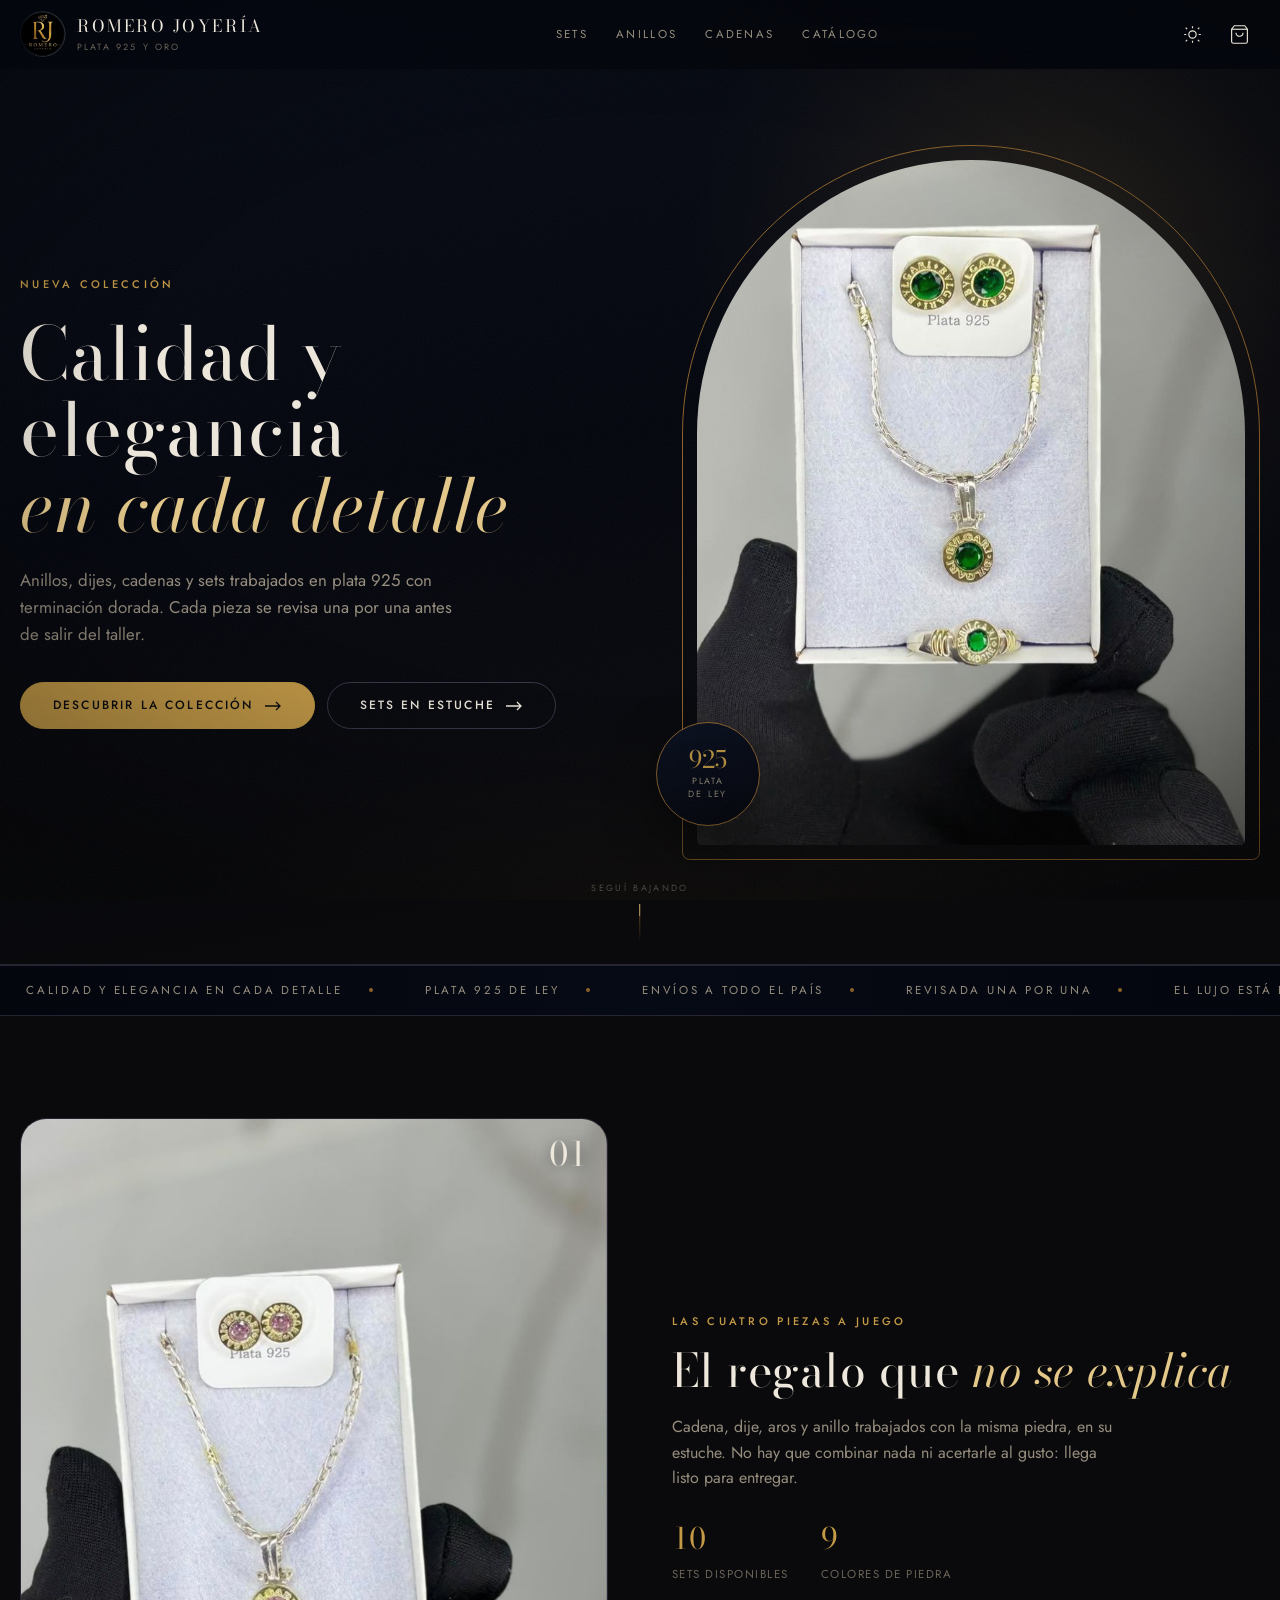
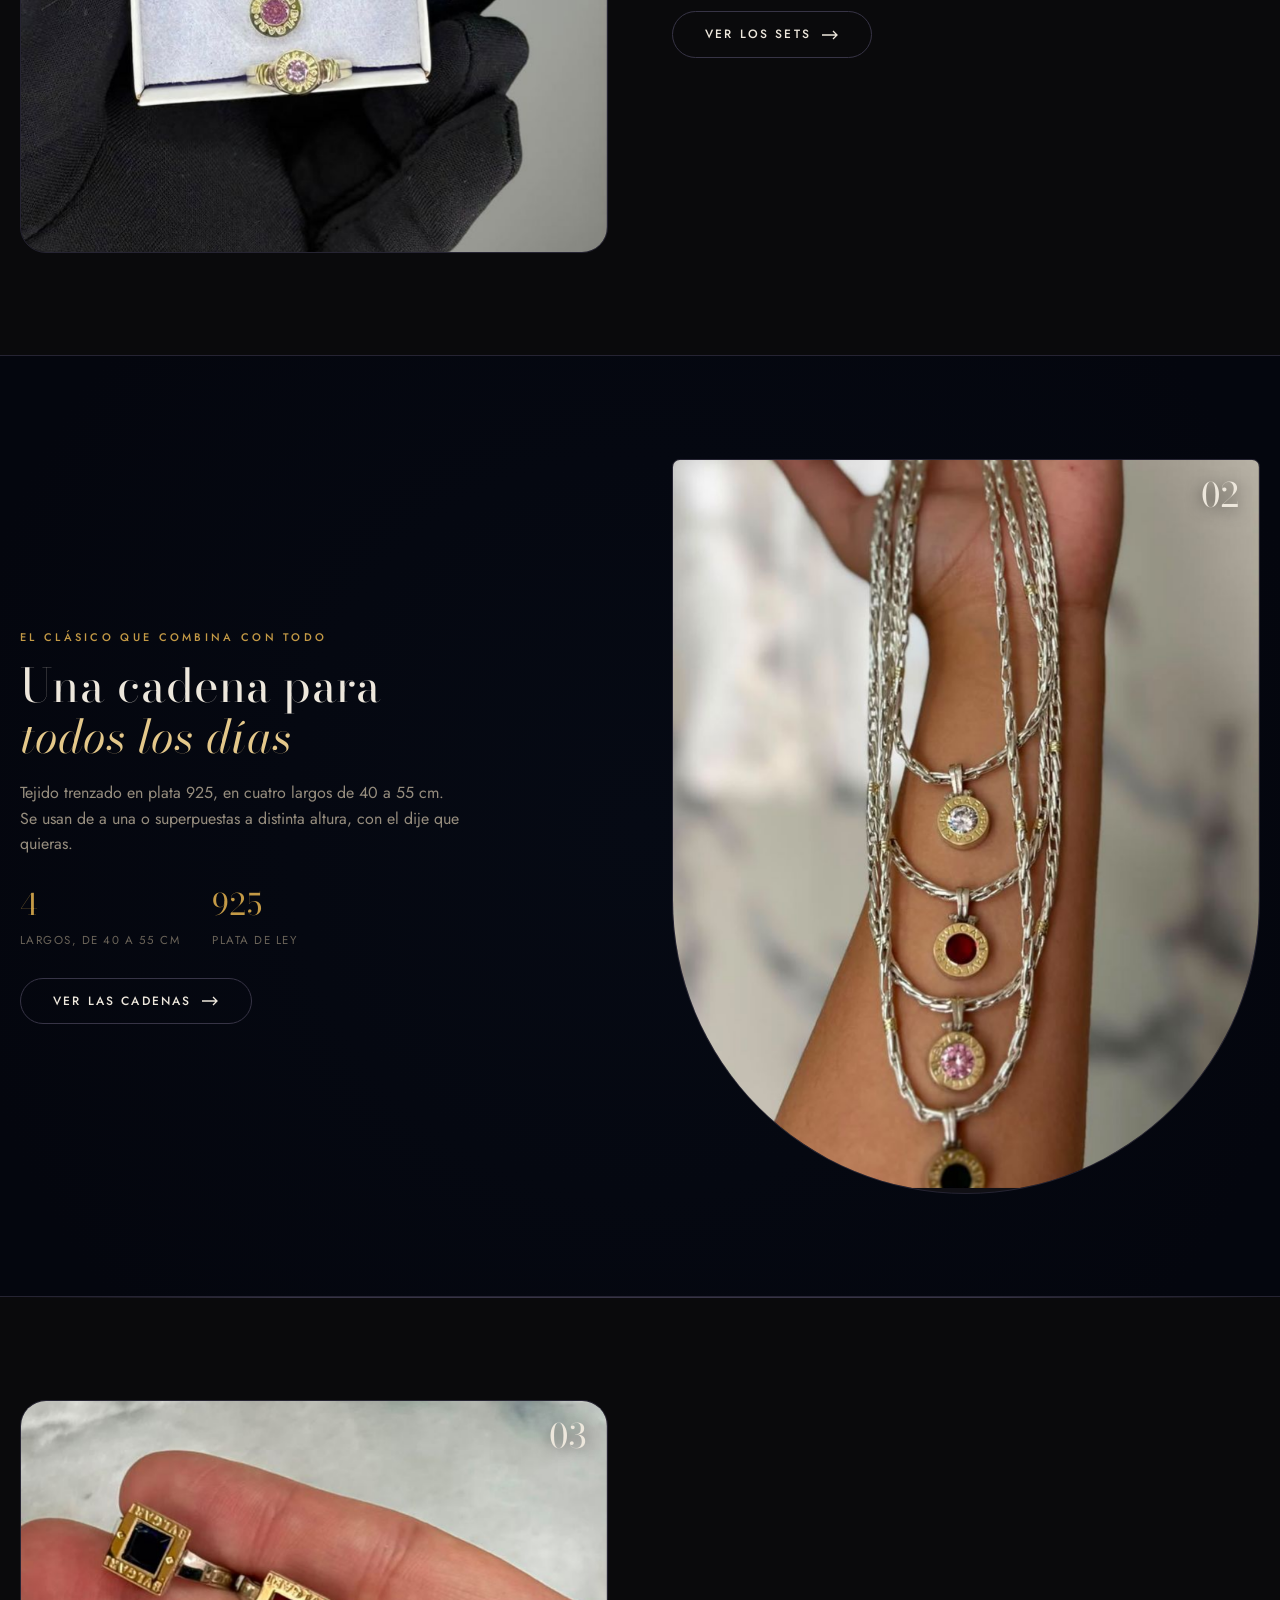
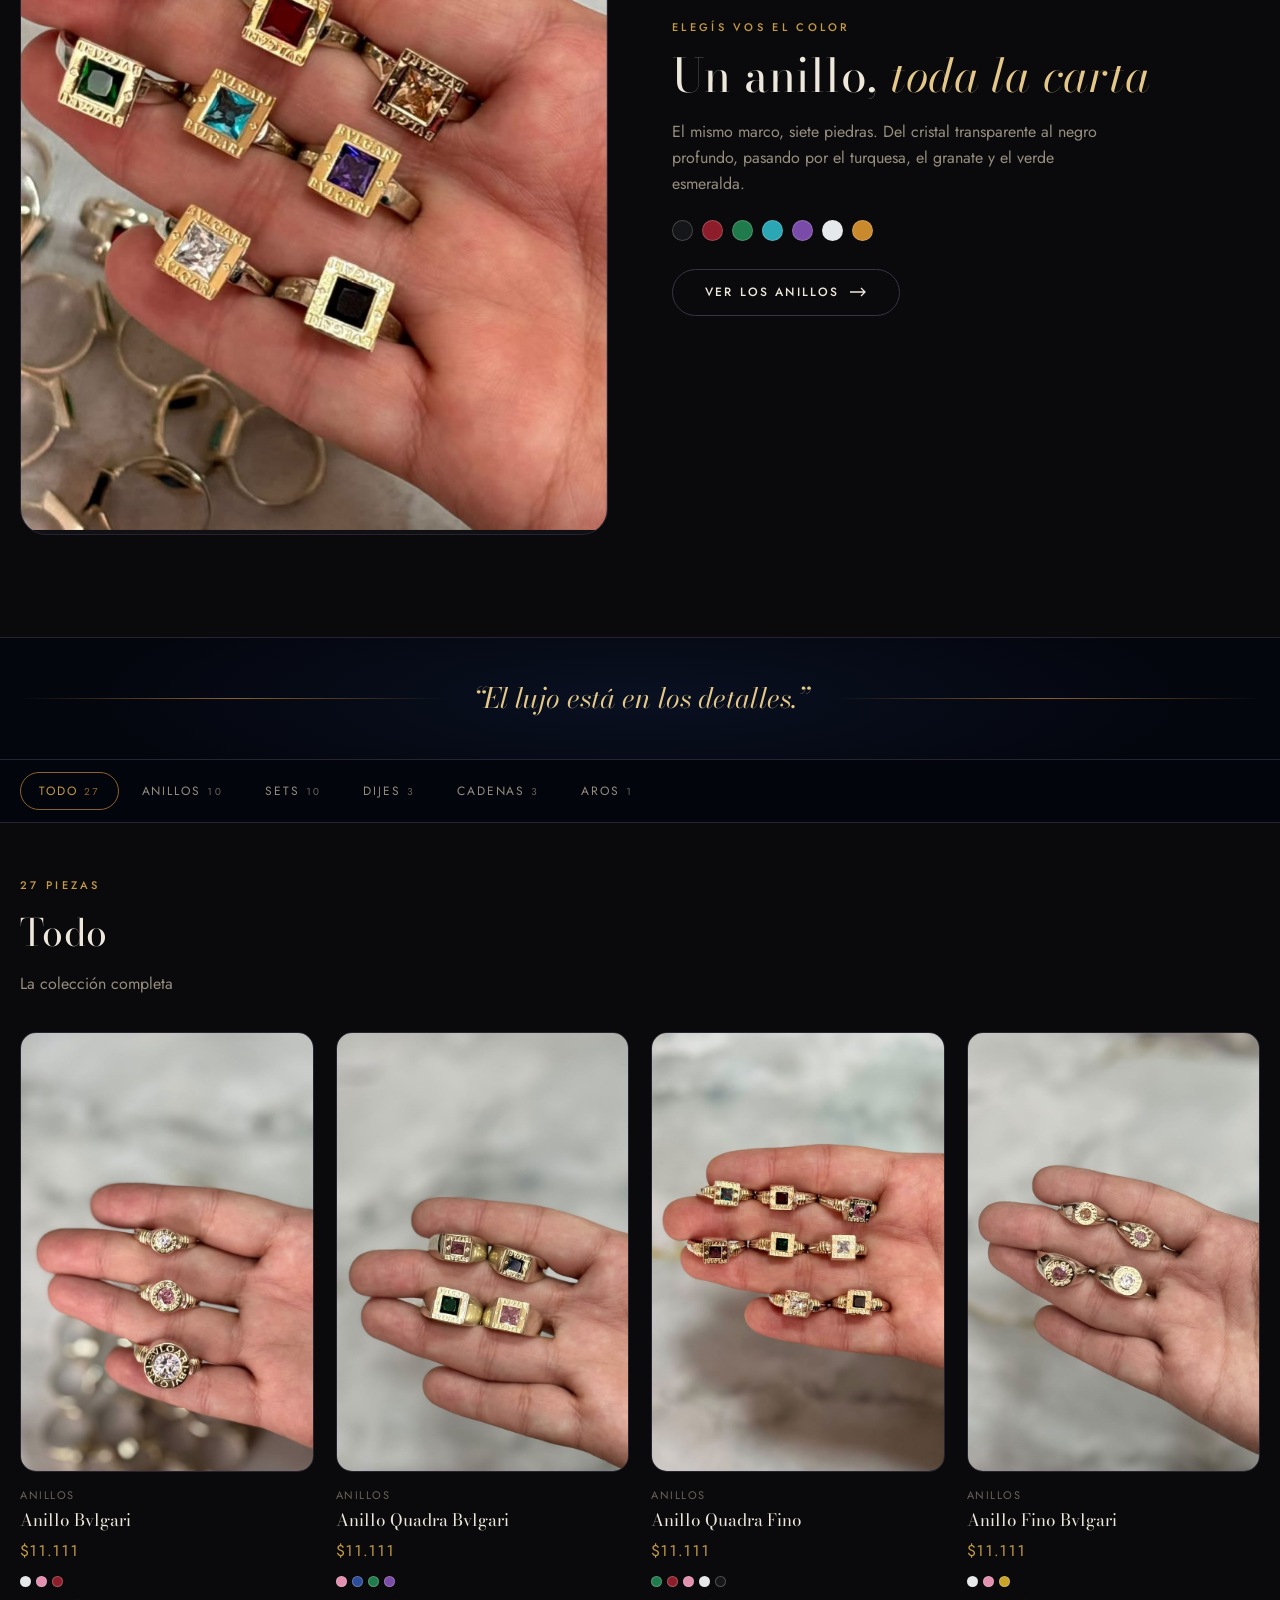
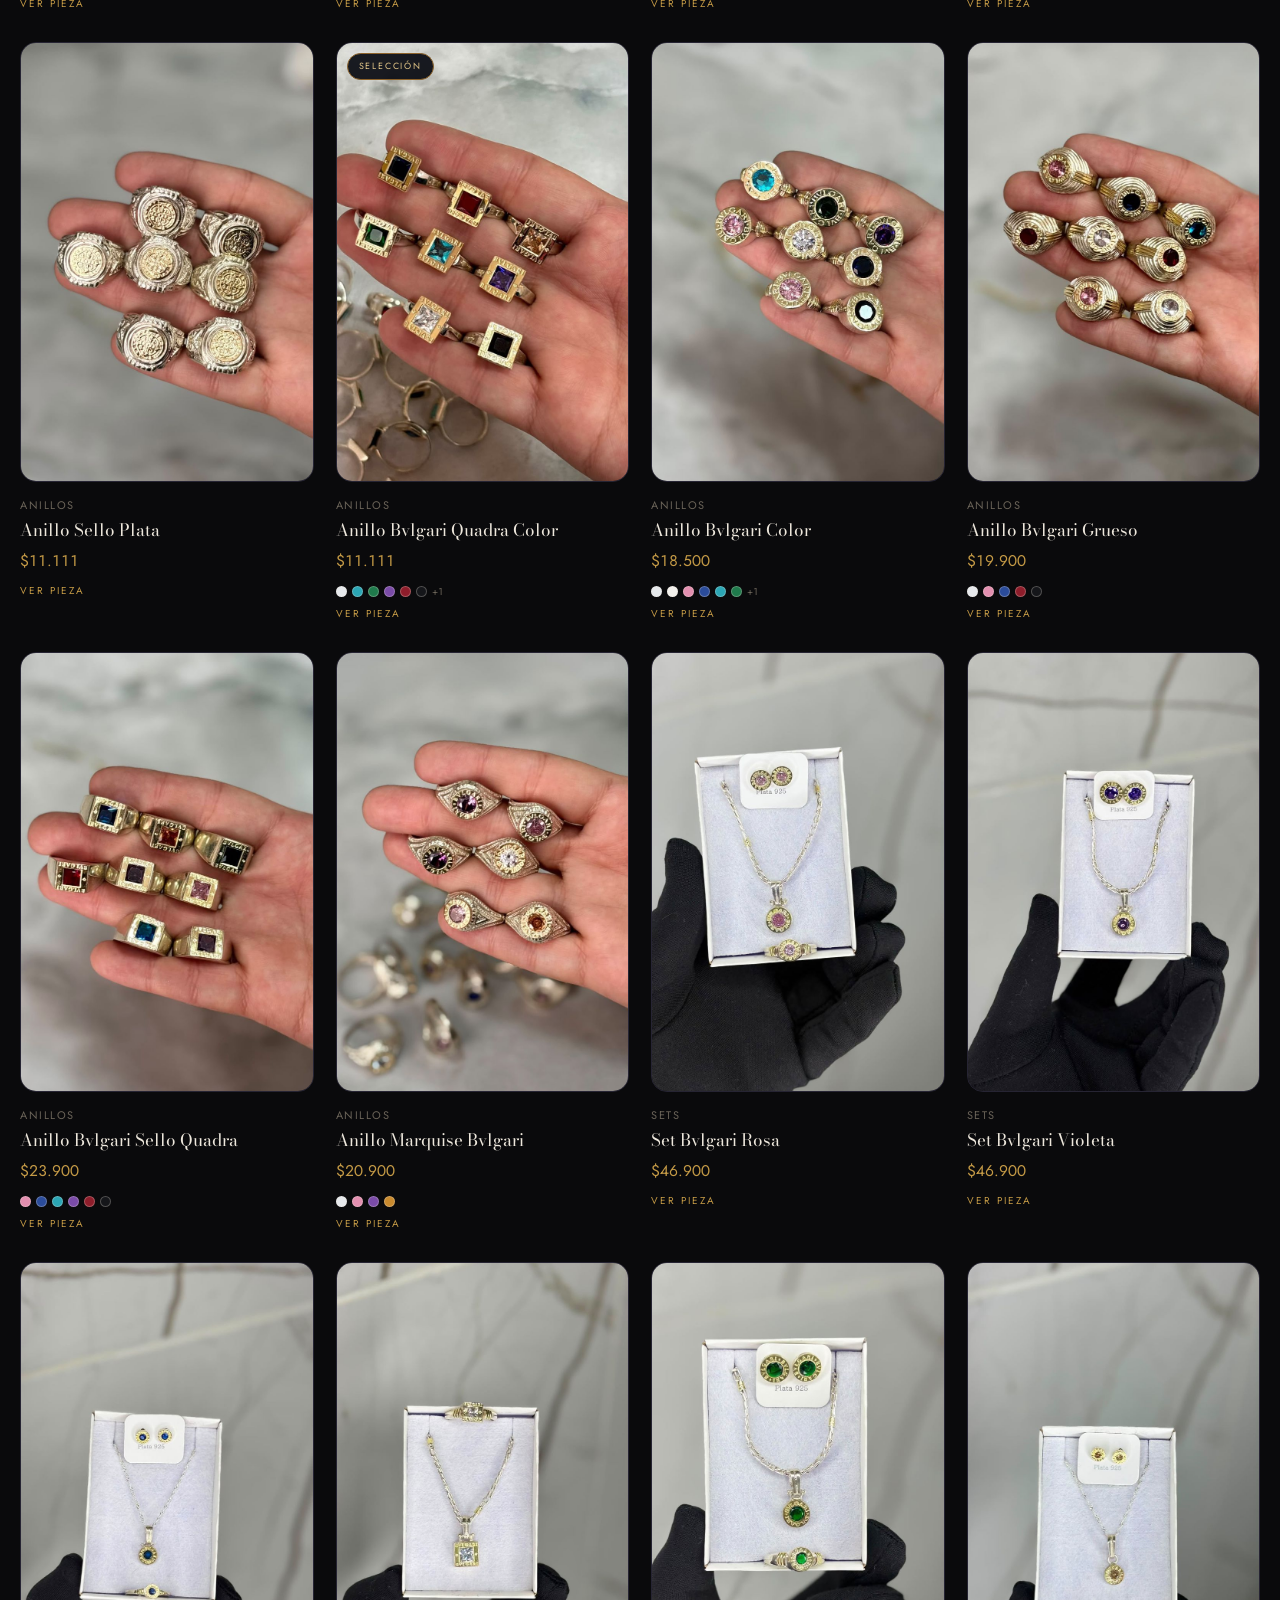
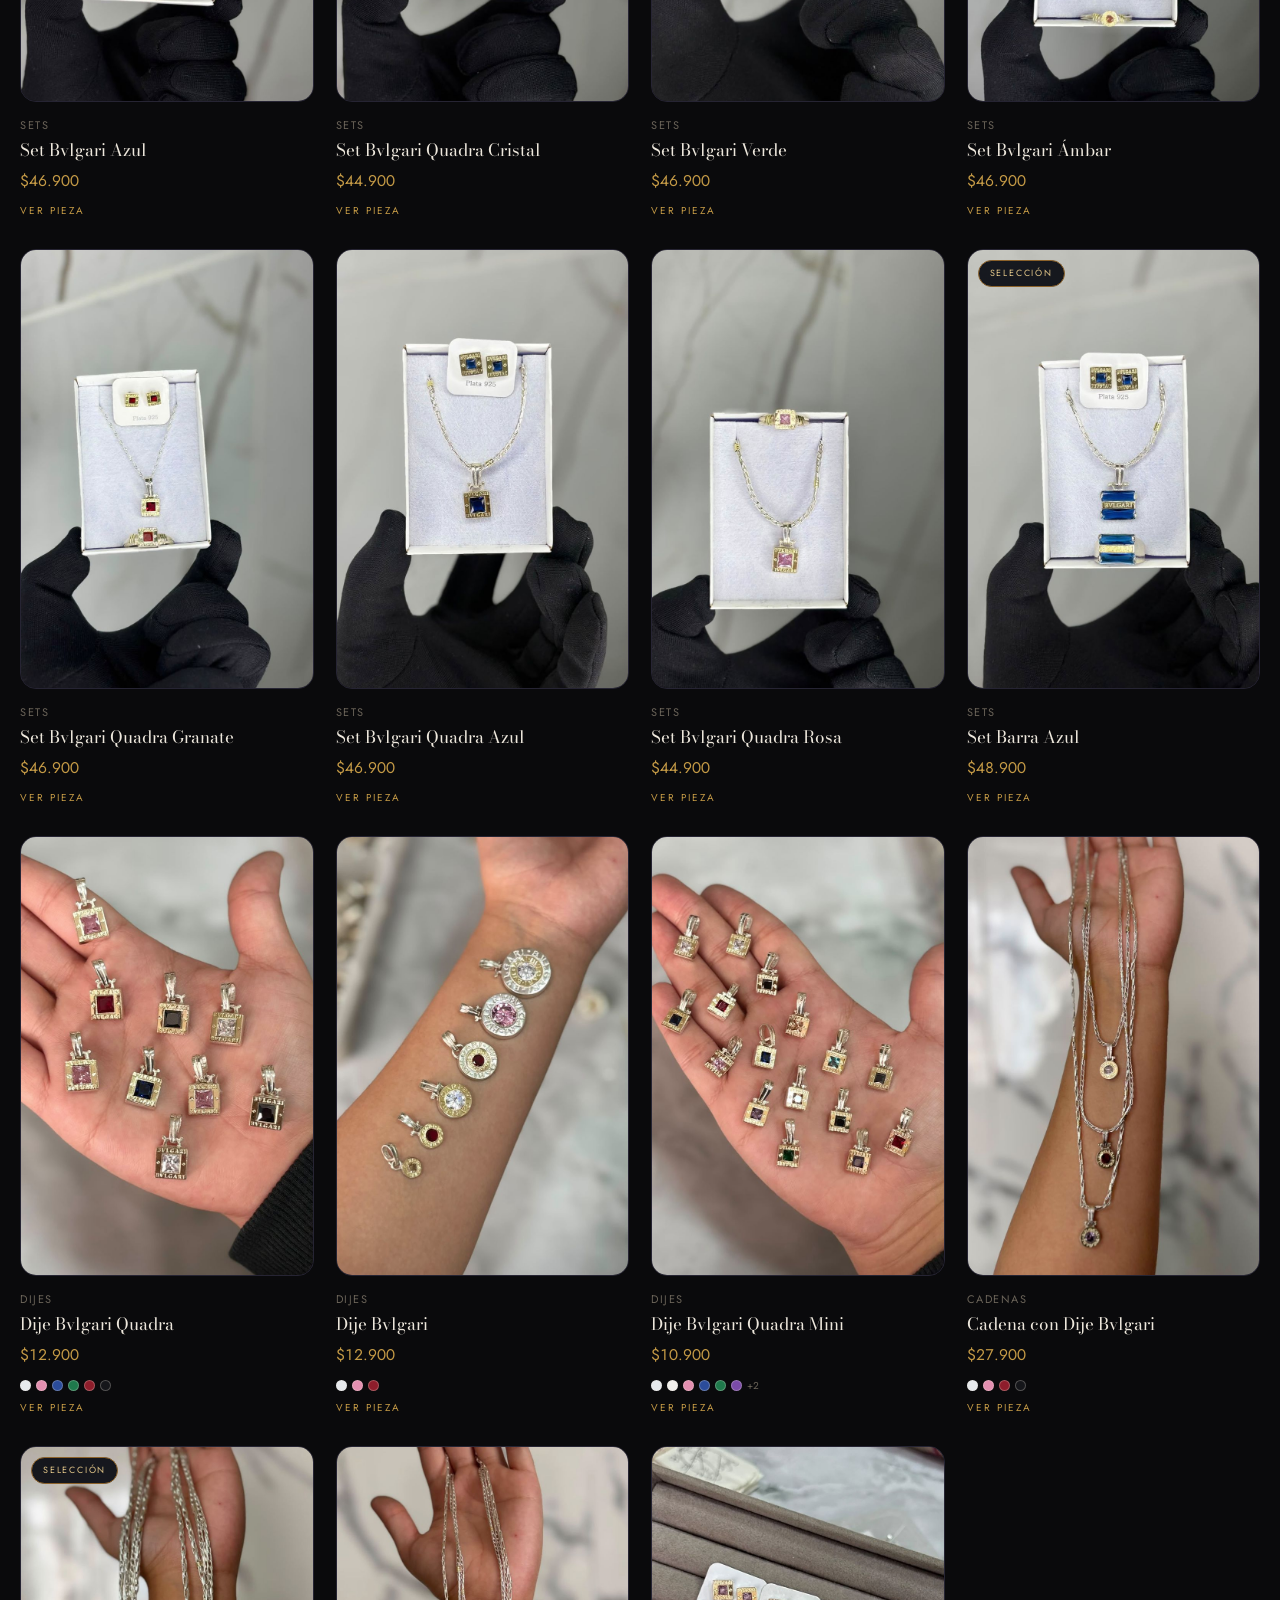
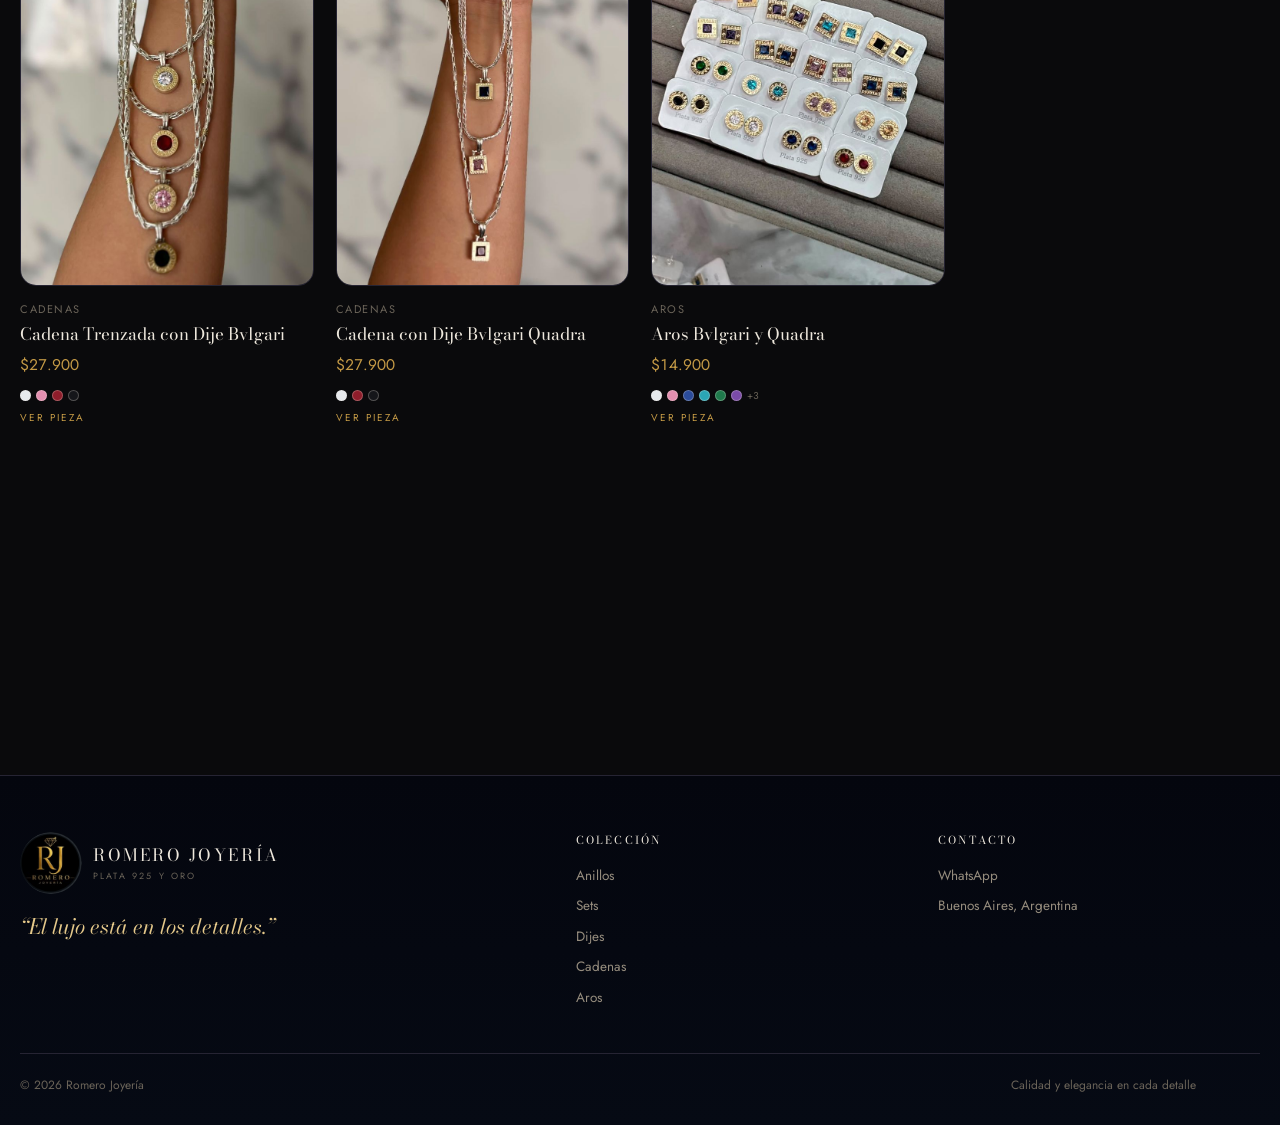
<file: index.html>
<!doctype html>
<html lang="es" data-tema="oscura">
<head>
<meta charset="utf-8">
<meta name="viewport" content="width=device-width, initial-scale=1, viewport-fit=cover">
<title>Romero Joyería — Plata 925 y Oro</title>
<meta name="description" content="Romero Joyería. Anillos, dijes, cadenas, aros y sets en plata 925 y oro. Calidad y elegancia en cada detalle.">
<meta name="theme-color" content="#0B0B0C">

<meta property="og:title" content="Romero Joyería">
<meta property="og:description" content="Calidad y elegancia en cada detalle. Plata 925 y oro.">
<meta property="og:type" content="website">
<meta property="og:image" content="img/productos/set-01.jpg">

<link rel="icon" href="img/favicon-32.png" sizes="32x32">
<link rel="apple-touch-icon" href="img/icono-180.png">

<link rel="preconnect" href="https://fonts.googleapis.com">
<link rel="preconnect" href="https://fonts.gstatic.com" crossorigin>
<link rel="stylesheet" href="https://fonts.googleapis.com/css2?family=Bodoni+Moda:ital,opsz,wght@0,6..96,400;0,6..96,500;0,6..96,600;1,6..96,400;1,6..96,500&family=Jost:wght@300;400;500&display=swap">

<!-- La versión (oscura/clara) se elige acá, antes de pintar nada, para que
     no haya parpadeo del color equivocado al volver a entrar. -->
<link id="temaCss" rel="stylesheet" href="css/oscura.css">
<noscript><link rel="stylesheet" href="css/oscura.css"></noscript>
<script>
(function () {
  try {
    if (localStorage.getItem("rj_tema") === "clara") {
      document.documentElement.setAttribute("data-tema", "clara");
      document.getElementById("temaCss").setAttribute("href", "css/clara.css");
      document.querySelector('meta[name="theme-color"]').setAttribute("content", "#F6F3EE");
    }
  } catch (e) {}
})();
</script>
</head>
<body>

<!-- Textura del fondo: grano finísimo y viñeta en los bordes.
     Son decorativos y no interceptan clics. -->
<div class="vignette" aria-hidden="true"></div>
<div class="grain" aria-hidden="true"></div>

<!-- ============ HEADER ============ -->
<header class="header" id="header">
  <div class="wrap header__bar">
    <a class="brand" href="#inicio" aria-label="Romero Joyería, ir al inicio">
      <img class="brand__mark" src="img/logo.png" alt="" width="320" height="320">
      <span>
        <span class="brand__name">Romero Joyería</span>
        <span class="brand__tag">Plata 925 y Oro</span>
      </span>
    </a>

    <nav class="header__nav" aria-label="Secciones">
      <a href="#coleccion" data-cat="sets">Sets</a>
      <a href="#coleccion" data-cat="anillos">Anillos</a>
      <a href="#coleccion" data-cat="cadenas">Cadenas</a>
      <a href="#catalogo" data-goto="catalogo">Catálogo</a>
    </nav>

    <div class="header__actions">
      <button class="icon-btn tema-a-clara" id="temaAClara" type="button" aria-label="Ver la versión clara">
        <svg width="21" height="21" viewBox="0 0 24 24" fill="none" stroke="currentColor" stroke-width="1.3" aria-hidden="true">
          <circle cx="12" cy="12" r="4.2"/>
          <path d="M12 2.5v2.4M12 19.1v2.4M4.2 4.2l1.7 1.7M18.1 18.1l1.7 1.7M2.5 12h2.4M19.1 12h2.4M4.2 19.8l1.7-1.7M18.1 5.9l1.7-1.7"/>
        </svg>
      </button>
      <button class="icon-btn tema-a-oscura" id="temaAOscura" type="button" aria-label="Ver la versión oscura">
        <svg width="21" height="21" viewBox="0 0 24 24" fill="none" stroke="currentColor" stroke-width="1.3" aria-hidden="true">
          <path d="M20.5 14.5A8.5 8.5 0 1 1 9.5 3.5a7 7 0 0 0 11 11z"/>
        </svg>
      </button>
      <button class="icon-btn cart-btn" id="openCart" aria-label="Abrir el carrito">
        <svg width="21" height="21" viewBox="0 0 24 24" fill="none" stroke="currentColor" stroke-width="1.3" aria-hidden="true">
          <path d="M6 2 3 6v14a2 2 0 0 0 2 2h14a2 2 0 0 0 2-2V6l-3-4z"/>
          <path d="M3 6h18"/>
          <path d="M16 10a4 4 0 0 1-8 0"/>
        </svg>
        <span class="cart-btn__count" id="cartCount" data-empty="true">0</span>
      </button>
    </div>
  </div>
  <div class="header__progress" id="progress" aria-hidden="true"></div>
</header>

<!-- ============ HERO ============ -->
<section class="hero" id="inicio">
  <div class="hero__glow" aria-hidden="true"></div>

  <div class="wrap hero__inner">
    <div class="hero__copy">
      <p class="eyebrow hero__el" style="--d:0">Nueva colección</p>
      <h1 class="hero__title hero__el" style="--d:1">
        Calidad y elegancia<br><em>en cada detalle</em>
      </h1>
      <p class="hero__lead hero__el" style="--d:2">
        Anillos, dijes, cadenas y sets trabajados en plata 925 con terminación
        dorada. Cada pieza se revisa una por una antes de salir del taller.
      </p>
      <div class="hero__cta hero__el" style="--d:3">
        <button class="btn btn--arrow" data-goto="catalogo">
          Descubrir la colección
          <svg class="arrow" width="17" height="10" viewBox="0 0 17 10" fill="none" stroke="currentColor" stroke-width="1.3" aria-hidden="true"><path d="M0 5h15M11 1l4 4-4 4"/></svg>
        </button>
        <button class="btn btn--ghost btn--arrow" data-cat="sets">
          Sets en estuche
          <svg class="arrow" width="17" height="10" viewBox="0 0 17 10" fill="none" stroke="currentColor" stroke-width="1.3" aria-hidden="true"><path d="M0 5h15M11 1l4 4-4 4"/></svg>
        </button>
      </div>
    </div>

    <div class="hero__art hero__el" style="--d:2" aria-hidden="true">
      <div class="hero__frame">
        <div class="hero__shot" data-par="0.10">
          <img src="img/productos/set-05.jpg" alt="" width="760" height="1351" fetchpriority="high">
        </div>
      </div>
      <div class="hero__chip">
        <span class="hero__chip-n">925</span>
        <span class="hero__chip-t">Plata<br>de ley</span>
      </div>
    </div>
  </div>

  <div class="hero__scroll" aria-hidden="true">
    <span>Seguí bajando</span>
    <i></i>
  </div>
</section>

<!-- ============ CINTA ============ -->
<div class="ticker" aria-hidden="true">
  <div class="ticker__track" id="ticker"></div>
</div>

<!-- ============ SECCIONES EDITORIALES ============ -->
<section class="stories" id="coleccion">

  <article class="story reveal">
    <div class="story__media" data-par="0.07">
      <img src="img/productos/set-01.jpg" alt="Set de cadena, dije, aros y anillo en su estuche" width="760" height="1351" loading="lazy">
      <span class="story__n">01</span>
    </div>
    <div class="story__copy">
      <p class="eyebrow">Las cuatro piezas a juego</p>
      <h2 class="story__title">El regalo que <em>no se explica</em></h2>
      <p class="story__text">
        Cadena, dije, aros y anillo trabajados con la misma piedra, en su estuche.
        No hay que combinar nada ni acertarle al gusto: llega listo para entregar.
      </p>
      <ul class="story__facts">
        <li><span>10</span> sets disponibles</li>
        <li><span>9</span> colores de piedra</li>
      </ul>
      <button class="btn btn--ghost btn--arrow" data-cat="sets">
        Ver los sets
        <svg class="arrow" width="17" height="10" viewBox="0 0 17 10" fill="none" stroke="currentColor" stroke-width="1.3" aria-hidden="true"><path d="M0 5h15M11 1l4 4-4 4"/></svg>
      </button>
    </div>
  </article>

  <article class="story story--flip reveal">
    <div class="story__media" data-par="0.07">
      <img src="img/productos/cadena-02.jpg" alt="Cadenas de plata trenzadas de distintos largos" width="760" height="1351" loading="lazy">
      <span class="story__n">02</span>
    </div>
    <div class="story__copy">
      <p class="eyebrow">El clásico que combina con todo</p>
      <h2 class="story__title">Una cadena para <em>todos los días</em></h2>
      <p class="story__text">
        Tejido trenzado en plata 925, en cuatro largos de 40 a 55 cm. Se usan
        de a una o superpuestas a distinta altura, con el dije que quieras.
      </p>
      <ul class="story__facts">
        <li><span>4</span> largos, de 40 a 55 cm</li>
        <li><span>925</span> plata de ley</li>
      </ul>
      <button class="btn btn--ghost btn--arrow" data-cat="cadenas">
        Ver las cadenas
        <svg class="arrow" width="17" height="10" viewBox="0 0 17 10" fill="none" stroke="currentColor" stroke-width="1.3" aria-hidden="true"><path d="M0 5h15M11 1l4 4-4 4"/></svg>
      </button>
    </div>
  </article>

  <article class="story reveal">
    <div class="story__media" data-par="0.07">
      <img src="img/productos/anillo-06.jpg" alt="Anillos de marco cuadrado con piedras de distintos colores" width="760" height="1351" loading="lazy">
      <span class="story__n">03</span>
    </div>
    <div class="story__copy">
      <p class="eyebrow">Elegís vos el color</p>
      <h2 class="story__title">Un anillo, <em>toda la carta</em></h2>
      <p class="story__text">
        El mismo marco, siete piedras. Del cristal transparente al negro
        profundo, pasando por el turquesa, el granate y el verde esmeralda.
      </p>
      <ul class="story__swatch" aria-label="Colores disponibles">
        <li style="--c:#15161A" title="Negro"></li>
        <li style="--c:#8E1D2B" title="Granate"></li>
        <li style="--c:#1F7A4C" title="Verde"></li>
        <li style="--c:#2BA6B5" title="Turquesa"></li>
        <li style="--c:#7A4BA8" title="Violeta"></li>
        <li style="--c:#E6E9EC" title="Cristal"></li>
        <li style="--c:#C98A2E" title="Ámbar"></li>
      </ul>
      <button class="btn btn--ghost btn--arrow" data-cat="anillos">
        Ver los anillos
        <svg class="arrow" width="17" height="10" viewBox="0 0 17 10" fill="none" stroke="currentColor" stroke-width="1.3" aria-hidden="true"><path d="M0 5h15M11 1l4 4-4 4"/></svg>
      </button>
    </div>
  </article>

</section>

<!-- ============ FRASE ============ -->
<div class="strip reveal">
  <div class="wrap">
    <span class="strip__rule" aria-hidden="true"></span>
    <p class="strip__quote">“El lujo está en los detalles.”</p>
    <span class="strip__rule" aria-hidden="true"></span>
  </div>
</div>

<!-- ============ CATEGORÍAS ============ -->
<nav class="catbar" id="catbarWrap" aria-label="Categorías">
  <div class="wrap">
    <div class="catbar__scroll" id="catbar" role="tablist"></div>
  </div>
</nav>

<!-- ============ CATÁLOGO ============ -->
<main class="wrap section" id="catalogo">
  <div class="section__head reveal">
    <p class="eyebrow" id="catEyebrow">La colección</p>
    <h2 class="section__title" id="catTitle">Todo</h2>
    <p class="section__desc" id="catDesc">La colección completa</p>
  </div>
  <div class="grid" id="grid"></div>
</main>

<!-- ============ GARANTÍAS ============ -->
<section class="wrap promises reveal">
  <div class="promise">
    <span class="promise__n">01</span>
    <h3>Plata 925 de ley</h3>
    <p>Cada pieza lleva el sello. Nada de aleaciones sin identificar.</p>
  </div>
  <div class="promise">
    <span class="promise__n">02</span>
    <h3>Revisada una por una</h3>
    <p>Se controla el engarce y el cierre antes de salir del taller.</p>
  </div>
  <div class="promise">
    <span class="promise__n">03</span>
    <h3>Envíos a todo el país</h3>
    <p>Sin cargo a partir de cierto monto. Retiro en persona si preferís.</p>
  </div>
</section>

<!-- ============ FOOTER ============ -->
<footer class="footer">
  <div class="wrap">
    <div class="footer__grid">
      <div>
        <span class="brand">
          <img class="brand__mark" src="img/logo.png" alt="Romero Joyería" width="320" height="320">
          <span>
            <span class="brand__name">Romero Joyería</span>
            <span class="brand__tag">Plata 925 y Oro</span>
          </span>
        </span>
        <p class="footer__quote">“El lujo está en los detalles.”</p>
      </div>

      <div>
        <h3 class="footer__h">Colección</h3>
        <ul class="footer__list" id="footerCats"></ul>
      </div>

      <div>
        <h3 class="footer__h">Contacto</h3>
        <ul class="footer__list" id="footerContact"></ul>
      </div>
    </div>

    <div class="footer__bottom">
      <span id="footerCopy">© Romero Joyería</span>
      <span>Calidad y elegancia en cada detalle</span>
    </div>
  </div>
</footer>

<button class="totop" id="toTop" aria-label="Volver arriba" hidden>
  <svg width="15" height="15" viewBox="0 0 24 24" fill="none" stroke="currentColor" stroke-width="1.6" aria-hidden="true"><path d="M12 19V5M5 12l7-7 7 7"/></svg>
</button>

<div id="layer"></div>

<script src="js/config.js"></script>
<script src="js/products.js"></script>
<script src="js/app.js"></script>
</body>
</html>
</file>
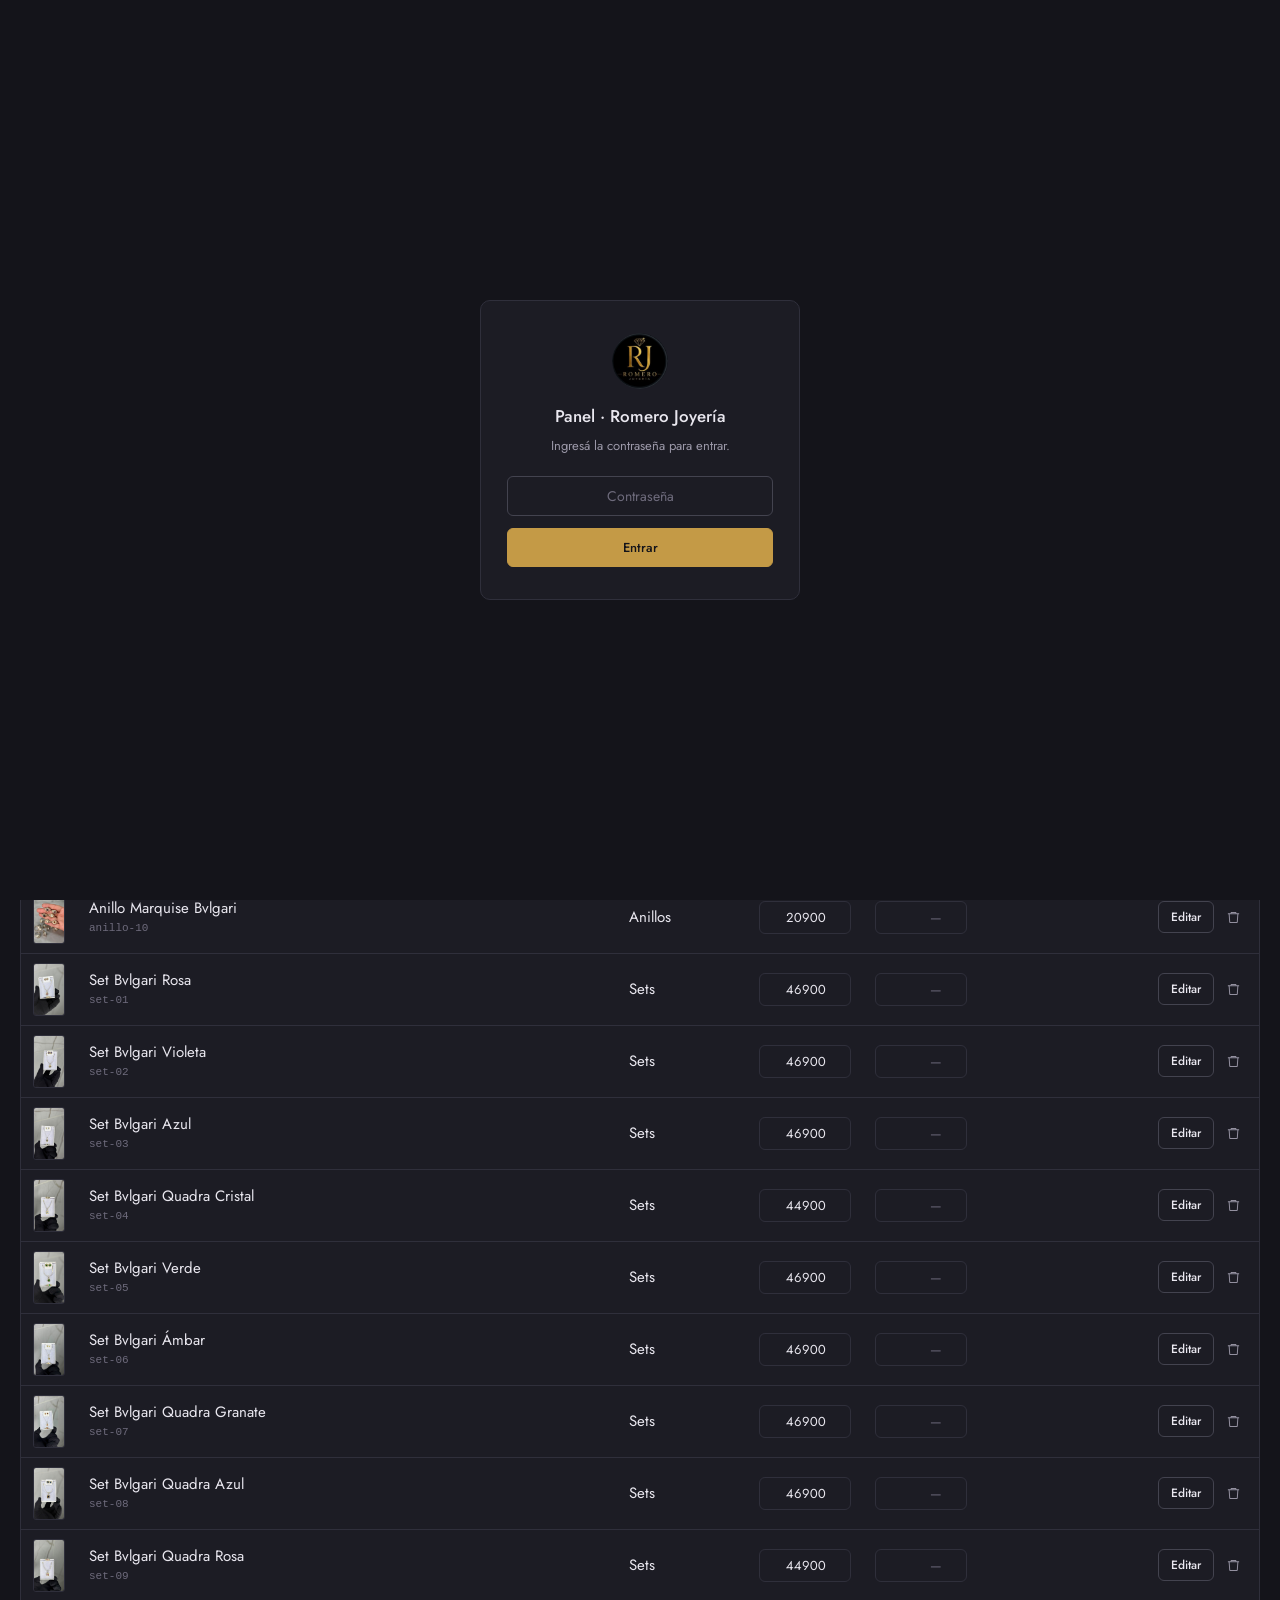
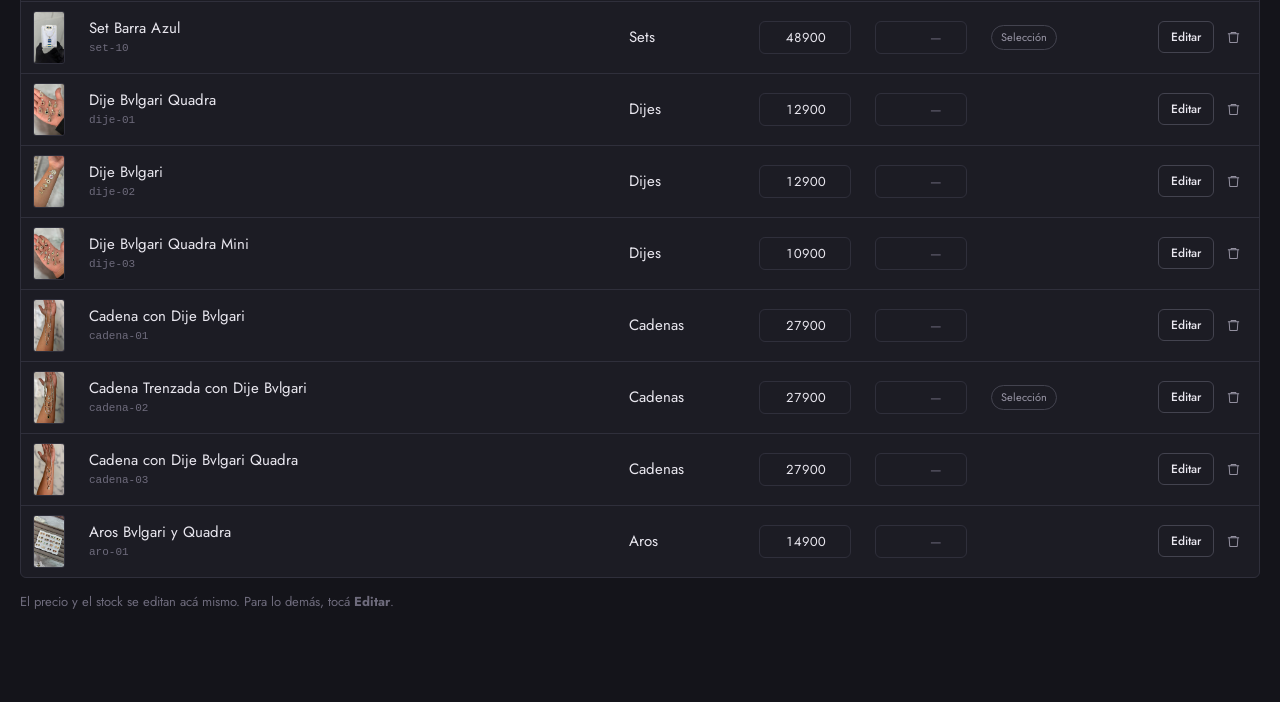
<file: admin.html>
<!doctype html>
<html lang="es">
<head>
<meta charset="utf-8">
<meta name="viewport" content="width=device-width, initial-scale=1, viewport-fit=cover">
<title>Panel · Romero Joyería</title>
<meta name="robots" content="noindex, nofollow">
<link rel="icon" href="img/favicon-32.png" sizes="32x32">
<link rel="preconnect" href="https://fonts.googleapis.com">
<link rel="preconnect" href="https://fonts.gstatic.com" crossorigin>
<link rel="stylesheet" href="https://fonts.googleapis.com/css2?family=Jost:wght@300;400;500&display=swap">
<link rel="stylesheet" href="css/admin.css">
</head>
<body>

<div id="loginGate" class="login-gate" style="position:fixed;inset:0;z-index:9999;display:flex;align-items:center;justify-content:center;background:#14141A;">
  <form class="login-box" id="loginForm">
    <img src="img/logo.png" alt="" width="56" height="56" class="login-box__logo">
    <h1>Panel · Romero Joyería</h1>
    <p class="login-box__hint">Ingresá la contraseña para entrar.</p>
    <input class="in" id="loginPass" type="password" placeholder="Contraseña" autocomplete="current-password" autofocus>
    <button class="btn" type="submit">Entrar</button>
    <p class="login-box__error" id="loginError" hidden>Contraseña incorrecta.</p>
  </form>
</div>

<script>
/* La contraseña no sólo abre el panel: es también la credencial con
   la que el Worker acepta publicar. Por eso se recuerda el valor y no
   un simple "ya entró". */
(function () {
  var HASH = "4f172029651414efc60c0a0e9502065cae5cd791becce46c2dfd397531f83553";
  var CLAVE = "rj_admin_pass_v1";
  var gate = document.getElementById("loginGate");
  var form = document.getElementById("loginForm");
  var input = document.getElementById("loginPass");
  var error = document.getElementById("loginError");

  async function sha256Hex(texto) {
    var buf = await crypto.subtle.digest("SHA-256", new TextEncoder().encode(texto));
    return Array.from(new Uint8Array(buf)).map(function (b) { return b.toString(16).padStart(2, "0"); }).join("");
  }

  function entrar(pass) {
    window.__adminPass = pass;
    /* Si el panel ya terminó de cargar, se le avisa ahora; si todavía
       no, lo lee de window.__adminPass cuando arranque. */
    if (typeof window.__adminListo === "function") window.__adminListo(pass);
    gate.style.display = "none";
  }

  /* Al volver a entrar: se revalida el hash por si la contraseña cambió. */
  try {
    var guardada = localStorage.getItem(CLAVE);
    if (guardada) {
      sha256Hex(guardada).then(function (h) {
        if (h === HASH) entrar(guardada);
        else { try { localStorage.removeItem(CLAVE); } catch (e) {} }
      });
    }
  } catch (e) {}

  form.addEventListener("submit", async function (ev) {
    ev.preventDefault();
    var pass = input.value;
    if (await sha256Hex(pass) === HASH) {
      try { localStorage.setItem(CLAVE, pass); } catch (e) {}
      error.hidden = true;
      entrar(pass);
    } else {
      error.hidden = false;
      input.value = "";
      input.focus();
    }
  });

  window.cerrarSesionAdmin = function () {
    try { localStorage.removeItem(CLAVE); } catch (e) {}
    location.reload();
  };
})();
</script>

<header class="bar">
  <div class="bar__brand">
    <img src="img/logo.png" alt="" width="320" height="320">
    <span>
      <strong>Panel</strong>
      <small>Romero Joyería</small>
    </span>
  </div>

  <div class="bar__state" id="estado" data-sucio="false">
    <span class="dot"></span><span id="estadoTxt">Sin cambios</span>
  </div>

  <div class="bar__acts">
    <button class="btn btn--quiet" id="btnDescartar">Descartar cambios</button>
    <button class="btn btn--quiet" id="btnExportar">Descargar archivos</button>
    <button class="btn" id="btnPublicar">Publicar cambios</button>
    <button class="btn btn--quiet" onclick="cerrarSesionAdmin()">Cerrar sesión</button>
    <button class="icono mas" id="btnMas" aria-label="Más acciones" aria-expanded="false">
      <svg width="18" height="18" viewBox="0 0 24 24" fill="none" stroke="currentColor" stroke-width="1.6" aria-hidden="true"><circle cx="12" cy="5" r="1"/><circle cx="12" cy="12" r="1"/><circle cx="12" cy="19" r="1"/></svg>
    </button>
  </div>
</header>

<nav class="tabs" role="tablist">
  <button class="tab" role="tab" data-panel="productos" aria-selected="true">Productos <span id="nProd">0</span></button>
  <button class="tab" role="tab" data-panel="categorias" aria-selected="false">Categorías <span id="nCat">0</span></button>
  <button class="tab" role="tab" data-panel="tienda" aria-selected="false">Envíos y contacto</button>
  <button class="tab" role="tab" data-panel="publicar" aria-selected="false">Cómo publicar</button>
</nav>

<main class="wrap">

  <!-- ============ PRODUCTOS ============ -->
  <section id="p-productos">
    <div class="toolbar">
      <input class="in in--search" id="buscar" type="search" placeholder="Buscar por nombre…" autocomplete="off">
      <select class="in" id="filtroCat"><option value="">Todas las categorías</option></select>
      <select class="in" id="filtroStock">
        <option value="">Todo el stock</option>
        <option value="sin">Sin stock cargado</option>
        <option value="bajo">3 o menos</option>
        <option value="cero">Agotados</option>
      </select>
      <span class="toolbar__sp"></span>
      <button class="btn btn--quiet" id="btnNuevo">+ Nueva pieza</button>
    </div>

    <div class="tabla-wrap">
      <table class="tabla">
        <thead>
          <tr>
            <th class="c-img"></th>
            <th>Pieza</th>
            <th class="c-cat">Categoría</th>
            <th class="c-num">Precio</th>
            <th class="c-num">Stock</th>
            <th class="c-eti">Etiqueta</th>
            <th class="c-act"></th>
          </tr>
        </thead>
        <tbody id="filas"></tbody>
      </table>
    </div>
    <p class="hint">El precio y el stock se editan acá mismo. Para lo demás, tocá <strong>Editar</strong>.</p>
  </section>

  <!-- ============ CATEGORÍAS ============ -->
  <section id="p-categorias" hidden>
    <div class="toolbar">
      <span class="toolbar__sp"></span>
      <button class="btn btn--quiet" id="btnNuevaCat">+ Nueva categoría</button>
    </div>
    <div class="tabla-wrap">
      <table class="tabla">
        <thead>
          <tr>
            <th class="c-num">Orden</th>
            <th>Nombre</th>
            <th>Bajada</th>
            <th class="c-num">Piezas</th>
            <th class="c-act"></th>
          </tr>
        </thead>
        <tbody id="filasCat"></tbody>
      </table>
    </div>
    <p class="hint">
      Las categorías sin piezas no se muestran en la tienda. <strong>Todo</strong> no se puede borrar
      ni renombrar su identificador, porque es el filtro que muestra la colección completa.
    </p>
  </section>

  <!-- ============ TIENDA ============ -->
  <section id="p-tienda" hidden>
    <div class="cols">
      <div class="caja">
        <h2>Envíos</h2>
        <label class="campo">
          <span>Costo de envío</span>
          <input class="in" id="cfgEnvio" type="number" min="0" step="100" inputmode="numeric">
          <small>Lo que se cobra por despacho a domicilio.</small>
        </label>
        <label class="campo">
          <span>Envío gratis desde</span>
          <input class="in" id="cfgGratis" type="number" min="0" step="1000" inputmode="numeric">
          <small>A partir de este total no se cobra envío. Poné 0 para no ofrecerlo nunca.</small>
        </label>
        <label class="campo">
          <span>Texto del retiro en persona</span>
          <input class="in" id="cfgRetiro" type="text">
          <small>Aparece como opción en el checkout.</small>
        </label>
      </div>

      <div class="caja">
        <h2>Contacto</h2>
        <label class="campo">
          <span>WhatsApp de la tienda</span>
          <input class="in" id="cfgWa" type="text" inputmode="numeric" placeholder="5491165668692">
          <small id="waAyuda">Sólo números: 54 + 9 + característica sin el 0 + número sin el 15.</small>
        </label>
        <label class="campo">
          <span>Instagram</span>
          <input class="in" id="cfgIg" type="text" placeholder="rj.joyeria">
          <small>Sin la arroba. Vacío: no se muestra.</small>
        </label>
        <label class="campo">
          <span>Email</span>
          <input class="in" id="cfgMail" type="email" placeholder="hola@romerojoyeria.com">
          <small>Vacío: no se muestra.</small>
        </label>
        <label class="campo">
          <span>Ciudad</span>
          <input class="in" id="cfgCiudad" type="text">
        </label>
      </div>
    </div>
  </section>

  <!-- ============ PUBLICAR ============ -->
  <section id="p-publicar" hidden>
    <div class="caja caja--ancha">
      <h2>Publicar los cambios</h2>
      <p class="prosa">
        Los cambios que hacés acá se guardan primero en este navegador, y no
        tocan la tienda hasta que tocás <strong>Publicar cambios</strong>.
        Recién ahí se suben. Un minuto después están a la vista de todos.
      </p>
      <p class="prosa">
        No hay nada más que configurar ni ninguna cuenta a la que entrar: la
        contraseña con la que abrís el panel es todo lo que hace falta.
      </p>

      <h2 style="margin-top:28px">Las fotos</h2>
      <p class="prosa">
        Al editar una pieza podés arrastrar una foto nueva o elegirla del equipo.
        El panel la achica, la recomprime y la sube sola.
      </p>
      <p class="prosa">
        Conviene que sean <strong>verticales</strong>, como las que ya están: es
        el formato con el que está armado el sitio. Una foto apaisada va a entrar
        igual, pero se va a ver con bandas a los costados en la ficha.
      </p>

      <h2 style="margin-top:28px">Copia de respaldo</h2>
      <p class="prosa">
        <strong>Descargar archivos</strong> te baja el catálogo y la
        configuración tal como quedaron. No hace falta para publicar: está por
        si querés guardar una copia antes de un cambio grande.
      </p>
    </div>
  </section>

</main>

<div id="capa"></div>

<script src="js/admin-api.js"></script>
<script src="js/config.js"></script>
<script src="js/products.js"></script>
<script src="js/admin.js"></script>
</body>
</html>
</file>
<file: css/oscura.css>
/* ============================================================
   ROMERO JOYERÍA — HOJA DE ESTILOS
   Paleta negra y dorada, de tema único: el sitio se ve igual
   con el celular en modo claro o en modo oscuro, a propósito.
   ============================================================ */

:root {
  /* Negros con una mínima desviación fría, para que no se vean apagados. */
  --ink:       #0A0A0C;
  --ink-2:     #111015;
  --ink-3:     #191820;
  --line:      #262433;
  --line-2:    #373446;

  /* Azul de medianoche: el tercer color. Nunca se lee como "azul",
     se lee como un negro con profundidad. Las secciones alternan
     entre el negro y este azul para que el fondo no sea plano. */
  --navy:      #04060E;
  --navy-2:    #060A14;
  --navy-3:    #091020;

  /* Dorados muestreados del propio logo: cálidos, tirando a bronce. */
  --gold:      #C49A46;
  --gold-lt:   #E4C88A;
  --gold-dim:  #8C622A;

  /* Neutros con sesgo cálido hacia el dorado. */
  --bone:      #EDE7DC;
  --muted:     #968D7E;
  --muted-2:   #6B6459;

  --ok:        #6FAE7C;
  --warn:      #D9A441;
  --err:       #D06A62;

  /* Cada forma tiene su propio canto según el papel que cumple.
     Un solo radio para todo aplana la jerarquía. */
  --r-xs:      6px;    /* etiquetas y sellos */
  --r-sm:      10px;   /* campos y cuadros chicos */
  --r-md:      16px;   /* tarjetas del catálogo */
  --r-lg:      26px;   /* fotos grandes y paneles */
  --r-pill:    999px;  /* botones y fichas */
  --radius:    var(--r-sm);
  --maxw:      1280px;
  --hh:        68px;                 /* alto del header */
  --cbh:       58px;                 /* alto de la barra de categorías */

  --shadow:    0 18px 48px rgba(0,0,0,.55);
  --ease:      cubic-bezier(.22,.61,.36,1);
  --ease-out:  cubic-bezier(.16,1,.3,1);

  color-scheme: dark;
}

* { box-sizing: border-box; }

html { scroll-behavior: smooth; }

body {
  margin: 0;
  background-color: var(--ink);
  /* Dos auroras muy tenues rompen el plano sin que se note de dónde
     sale la luz. Se quedan fijas mientras la página se desplaza. */
  background-image:
    radial-gradient(ellipse 90% 55% at 12% 0%,   rgba(8,13,26,.72), transparent 62%),
    radial-gradient(ellipse 70% 45% at 92% 62%,  rgba(5,9,19,.60), transparent 58%),
    radial-gradient(ellipse 60% 40% at 50% 104%, rgba(140,98,42,.08), transparent 60%);
  background-attachment: fixed;
  background-repeat: no-repeat;
  color: var(--bone);
  font-family: "Jost", "Helvetica Neue", Arial, sans-serif;
  font-size: 16px;
  line-height: 1.6;
  -webkit-font-smoothing: antialiased;
  overflow-x: hidden;
}

body.no-scroll { overflow: hidden; }

img { max-width: 100%; display: block; }
a { color: inherit; text-decoration: none; }

:focus-visible { outline: 2px solid var(--gold); outline-offset: 3px; }

h1, h2, h3, .serif {
  font-family: "Bodoni Moda", "Didot", Georgia, serif;
  font-weight: 400;
  text-wrap: balance;
  margin: 0;
  letter-spacing: .01em;
}

.eyebrow {
  font-size: .688rem;
  letter-spacing: .3em;
  text-transform: uppercase;
  color: var(--gold);
  font-weight: 500;
  margin: 0;
}

.wrap {
  width: 100%;
  max-width: var(--maxw);
  margin-inline: auto;
  padding-inline: 20px;
}

/* ============================================================
   APARICIONES AL HACER SCROLL
   Sin JavaScript nada se oculta: la clase .js la agrega el
   propio script, así el contenido siempre se ve.
   ============================================================ */

/* Grano: una capa de ruido finísima sobre toda la página. Es lo que
   hace que un fondo oscuro se lea como tela o papel en lugar de como
   un color plano. Va por encima del contenido pero por debajo del
   header y de los paneles, y no intercepta clics. */
.grain {
  position: fixed;
  inset: 0;
  z-index: 3;
  pointer-events: none;
  opacity: .045;
  background-image: url("data:image/svg+xml,%3Csvg xmlns='http://www.w3.org/2000/svg' width='180' height='180'%3E%3Cfilter id='n'%3E%3CfeTurbulence type='fractalNoise' baseFrequency='.82' numOctaves='3' stitchTiles='stitch'/%3E%3C/filter%3E%3Crect width='100%25' height='100%25' filter='url(%23n)'/%3E%3C/svg%3E");
}

/* Viñeta: oscurece apenas los bordes y empuja la mirada al centro. */
.vignette {
  position: fixed;
  inset: 0;
  z-index: 2;
  pointer-events: none;
  background: radial-gradient(ellipse 78% 62% at 50% 45%, transparent 52%, rgba(0,0,0,.42));
}

.js .reveal {
  opacity: 0;
  transform: translateY(30px);
}

.js .reveal.in {
  opacity: 1;
  transform: none;
  transition: opacity .85s var(--ease-out), transform .85s var(--ease-out);
}

.js .hero__el {
  opacity: 0;
  transform: translateY(22px);
  animation: rise .95s var(--ease-out) forwards;
  animation-delay: calc(var(--d) * 120ms + 120ms);
}

@keyframes rise { to { opacity: 1; transform: none; } }

/* ============================================================
   HEADER
   ============================================================ */

.header {
  position: sticky;
  top: env(safe-area-inset-top, 0px);
  z-index: 60;
  background: rgba(4,6,14,.72);
  backdrop-filter: blur(16px);
  -webkit-backdrop-filter: blur(16px);
  border-bottom: 1px solid transparent;
  transition: background .35s var(--ease), border-color .35s var(--ease);
}

.header.is-stuck {
  background: rgba(4,6,14,.95);
  border-bottom-color: var(--line);
}

.header__bar {
  display: flex;
  align-items: center;
  justify-content: space-between;
  gap: 20px;
  height: var(--hh);
}

.header__progress {
  position: absolute;
  left: 0;
  bottom: -1px;
  height: 1px;
  width: 100%;
  transform: scaleX(0);
  transform-origin: 0 50%;
  border-radius: 0 var(--r-pill) var(--r-pill) 0;
  background: linear-gradient(90deg, var(--gold-dim), var(--gold-lt));
}

.brand { display: flex; align-items: center; gap: 11px; flex-shrink: 0; }

.brand__mark {
  width: 46px;
  height: 46px;
  display: block;
  border-radius: 50%;
  object-fit: contain;
  flex-shrink: 0;
}

.footer .brand__mark { width: 62px; height: 62px; }

.brand__name {
  font-family: "Bodoni Moda", Georgia, serif;
  font-size: 1.06rem;
  letter-spacing: .15em;
  text-transform: uppercase;
  line-height: 1.15;
}

.brand__tag {
  display: block;
  font-family: "Jost", sans-serif;
  font-size: .563rem;
  letter-spacing: .24em;
  color: var(--muted-2);
  text-transform: uppercase;
}

.header__nav { display: flex; gap: 28px; }

.header__nav a {
  font-size: .72rem;
  letter-spacing: .2em;
  text-transform: uppercase;
  color: var(--muted);
  position: relative;
  padding-block: 4px;
  transition: color .22s var(--ease);
}

.header__nav a::after {
  content: "";
  position: absolute;
  left: 0;
  bottom: 0;
  height: 1px;
  width: 100%;
  background: var(--gold);
  transform: scaleX(0);
  transform-origin: 100% 50%;
  transition: transform .35s var(--ease-out);
}

.header__nav a:hover { color: var(--bone); }
.header__nav a:hover::after { transform: scaleX(1); transform-origin: 0 50%; }

.header__actions { display: flex; align-items: center; gap: 6px; }

.icon-btn {
  appearance: none;
  background: none;
  border: 1px solid transparent;
  color: var(--bone);
  cursor: pointer;
  padding: 9px;
  display: grid;
  place-items: center;
  border-radius: var(--r-pill);
  transition: color .2s var(--ease), border-color .2s var(--ease);
}

.icon-btn:hover { color: var(--gold); border-color: var(--line); }

.cart-btn { position: relative; }

.cart-btn__count {
  position: absolute;
  top: 1px;
  right: 1px;
  min-width: 17px;
  height: 17px;
  padding: 0 4px;
  border-radius: 9px;
  background: var(--gold);
  color: var(--ink);
  font-size: .625rem;
  font-weight: 600;
  display: grid;
  place-items: center;
  line-height: 1;
  font-variant-numeric: tabular-nums;
}

.cart-btn__count[data-empty="true"] { display: none; }

.cart-btn.bump { animation: bump .45s var(--ease); }

/* Ya estamos en la oscura: se muestra el botón que lleva a la clara. */
.tema-a-oscura { display: none; }

@keyframes bump {
  0%, 100% { transform: scale(1); }
  35%      { transform: scale(1.22); }
}

/* ============================================================
   HERO
   ============================================================ */

.hero {
  position: relative;
  overflow: hidden;
  border-bottom: 1px solid var(--line);
  background:
    linear-gradient(170deg, var(--navy-2) 0%, var(--navy) 42%, transparent 88%);
}

/* Halo dorado difuso: da profundidad sin cargar la pantalla. */
.hero__glow {
  position: absolute;
  top: -22%;
  right: -12%;
  width: min(760px, 88vw);
  aspect-ratio: 1;
  background: radial-gradient(circle, rgba(196,154,70,.16), rgba(196,154,70,.04) 46%, transparent 68%);
  pointer-events: none;
  z-index: 0;
}

.hero__inner {
  position: relative;
  z-index: 1;
  display: grid;
  grid-template-columns: 1.02fr .98fr;
  gap: 60px;
  align-items: center;
  padding-block: 76px 104px;
}

.hero__title {
  font-size: clamp(2.6rem, 6.4vw, 4.6rem);
  line-height: 1.03;
  margin-block: 22px 24px;
}

.hero__title em {
  font-style: italic;
  color: var(--gold-lt);
  display: inline-block;
}

.hero__lead {
  color: var(--muted);
  font-size: 1.055rem;
  max-width: 45ch;
  margin-block: 0 34px;
}

.hero__cta { display: flex; flex-wrap: wrap; gap: 12px; }

/* --- Composición de la foto --- */

.hero__art { position: relative; }

/* El marco y la foto se rematan en arco, como el nicho de una vitrina.
   El radio se limita solo a la mitad del ancho, así queda un
   semicírculo exacto sin importar el tamaño de pantalla. */
.hero__frame {
  position: relative;
  border: 1px solid var(--gold-dim);
  padding: 14px;
  border-radius: 999px 999px var(--r-lg) var(--r-lg);
}

.hero__shot {
  overflow: hidden;
  aspect-ratio: 4 / 5;
  background: var(--ink-2);
  border-radius: 999px 999px var(--r-md) var(--r-md);
}

.hero__shot img {
  width: 100%;
  height: 112%;
  object-fit: cover;
  object-position: center 38%;
  will-change: transform;
}

.hero__chip {
  position: absolute;
  left: -26px;
  bottom: 34px;
  width: 104px;
  height: 104px;
  border-radius: 50%;
  background: linear-gradient(160deg, var(--navy-3), var(--navy));
  border: 1px solid var(--gold-dim);
  display: grid;
  place-content: center;
  text-align: center;
  gap: 2px;
  box-shadow: var(--shadow);
}

.hero__chip-n {
  font-family: "Bodoni Moda", Georgia, serif;
  font-size: 1.5rem;
  color: var(--gold);
  line-height: 1;
}

.hero__chip-t {
  font-size: .563rem;
  letter-spacing: .2em;
  text-transform: uppercase;
  color: var(--muted);
  line-height: 1.45;
}

.hero__scroll {
  position: absolute;
  left: 50%;
  bottom: 22px;
  transform: translateX(-50%);
  display: flex;
  flex-direction: column;
  align-items: center;
  gap: 9px;
  z-index: 1;
  font-size: .563rem;
  letter-spacing: .26em;
  text-transform: uppercase;
  color: var(--muted-2);
}

.hero__scroll i {
  width: 1px;
  height: 38px;
  background: linear-gradient(var(--gold-dim), transparent);
  position: relative;
  overflow: hidden;
}

.hero__scroll i::after {
  content: "";
  position: absolute;
  inset-inline: 0;
  height: 12px;
  background: var(--gold-lt);
  animation: drop 2.1s var(--ease) infinite;
}

@keyframes drop {
  0%       { transform: translateY(-14px); opacity: 0; }
  35%, 65% { opacity: 1; }
  100%     { transform: translateY(38px); opacity: 0; }
}

/* ============================================================
   BOTONES
   ============================================================ */

.btn {
  appearance: none;
  font-family: "Jost", sans-serif;
  font-size: .75rem;
  letter-spacing: .18em;
  text-transform: uppercase;
  font-weight: 500;
  padding: 15px 32px;
  border-radius: var(--r-pill);
  cursor: pointer;
  border: 1px solid var(--gold);
  background: var(--gold);
  color: var(--ink);
  transition: background .25s var(--ease), color .25s var(--ease),
              border-color .25s var(--ease), opacity .2s var(--ease);
  display: inline-flex;
  align-items: center;
  justify-content: center;
  gap: 11px;
  text-align: center;
  line-height: 1.2;
}

.btn:hover { background: var(--gold-lt); border-color: var(--gold-lt); }

.btn--ghost {
  background: transparent;
  color: var(--bone);
  border-color: var(--line-2);
}

.btn--ghost:hover { border-color: var(--gold); color: var(--gold); background: transparent; }

.btn--block { width: 100%; }

.btn:disabled { opacity: .45; cursor: not-allowed; }
.btn:disabled:hover { background: var(--gold); border-color: var(--gold); }

.btn .arrow { transition: transform .3s var(--ease-out); flex-shrink: 0; }
.btn--arrow:hover .arrow { transform: translateX(5px); }

/* ============================================================
   CINTA DESLIZANTE
   ============================================================ */

.ticker {
  border-block: 1px solid var(--line);
  background: linear-gradient(90deg, var(--navy) 0%, var(--navy-2) 50%, var(--navy) 100%);
  overflow: hidden;
  padding-block: 15px;
}

.ticker__track {
  display: flex;
  gap: 0;
  width: max-content;
  animation: slide-x 38s linear infinite;
}

.ticker:hover .ticker__track { animation-play-state: paused; }

.ticker__item {
  display: inline-flex;
  align-items: center;
  gap: 26px;
  padding-inline: 26px;
  font-size: .72rem;
  letter-spacing: .24em;
  text-transform: uppercase;
  color: var(--muted);
  white-space: nowrap;
}

.ticker__item::after {
  content: "";
  width: 4px;
  height: 4px;
  border-radius: 50%;
  background: var(--gold-dim);
  flex-shrink: 0;
}

@keyframes slide-x { to { transform: translateX(-50%); } }

/* ============================================================
   SECCIONES EDITORIALES
   ============================================================ */

.stories {
  display: flex;
  flex-direction: column;
  gap: 0;
}

.story {
  position: relative;
  display: grid;
  grid-template-columns: 1fr 1fr;
  align-items: center;
  gap: clamp(32px, 5vw, 76px);
  max-width: var(--maxw);
  margin-inline: auto;
  padding: clamp(60px, 8vw, 104px) 20px;
  width: 100%;
}

/* Hilo dorado entre una sección y la siguiente. */
.story + .story::before {
  content: "";
  position: absolute;
  top: 0;
  left: 20px;
  right: 20px;
  height: 1px;
  background: linear-gradient(90deg, transparent, var(--line-2) 22%, var(--line-2) 78%, transparent);
}

/* La sección del medio va sobre el azul, a ancho completo. */
.stories .story--flip {
  max-width: none;
  padding-inline: max(20px, calc((100vw - var(--maxw)) / 2 + 20px));
  background:
    radial-gradient(ellipse 70% 100% at 50% 50%, var(--navy-2), var(--navy) 78%);
  border-block: 1px solid var(--line);
}

.story--flip::before { display: none; }

.story--flip .story__media { order: 2; }

.story__media {
  position: relative;
  aspect-ratio: 4 / 5;
  overflow: hidden;
  background: var(--ink-2);
  border: 1px solid var(--line);
  border-radius: var(--r-lg);
}

/* La del medio invierte el remate, para que las tres no se lean igual. */
.story--flip .story__media { border-radius: var(--r-lg) var(--r-lg) 999px 999px; }

.story__media img {
  width: 100%;
  height: 114%;
  object-fit: cover;
  /* La pieza está en la mitad superior de casi todas las tomas. */
  object-position: center 38%;
  will-change: transform;
}

/* El número de sección, apoyado sobre la foto. */
.story__n {
  position: absolute;
  top: 18px;
  right: 20px;
  font-family: "Bodoni Moda", Georgia, serif;
  font-size: 2.1rem;
  color: var(--bone);
  text-shadow: 0 2px 16px rgba(0,0,0,.75);
  line-height: 1;
  font-variant-numeric: tabular-nums;
}

.story__title {
  font-size: clamp(1.85rem, 3.9vw, 2.9rem);
  line-height: 1.1;
  margin-block: 14px 18px;
}

.story__title em { font-style: italic; color: var(--gold-lt); }

.story__text {
  color: var(--muted);
  max-width: 44ch;
  margin-block: 0 24px;
}

.story__facts {
  list-style: none;
  padding: 0;
  margin-block: 0 28px;
  display: flex;
  gap: 32px;
  flex-wrap: wrap;
}

.story__facts li {
  font-size: .72rem;
  letter-spacing: .13em;
  text-transform: uppercase;
  color: var(--muted-2);
  display: flex;
  flex-direction: column;
  gap: 3px;
}

.story__facts span {
  font-family: "Bodoni Moda", Georgia, serif;
  font-size: 1.85rem;
  color: var(--gold);
  letter-spacing: 0;
  text-transform: none;
  font-variant-numeric: tabular-nums;
}

.story__swatch {
  list-style: none;
  padding: 0;
  margin-block: 0 28px;
  display: flex;
  gap: 9px;
}

.story__swatch li {
  width: 21px;
  height: 21px;
  border-radius: 50%;
  background: var(--c);
  border: 1px solid rgba(237,231,220,.22);
  transition: transform .25s var(--ease);
}

.story__swatch li:hover { transform: scale(1.18); }

/* ============================================================
   FRANJA DE FRASE
   ============================================================ */

.strip {
  border-block: 1px solid var(--line);
  background:
    radial-gradient(ellipse 60% 140% at 50% 50%, var(--navy-3), var(--navy) 72%);
  padding-block: 38px;
}

.strip .wrap {
  display: flex;
  align-items: center;
  gap: 26px;
}

.strip__rule {
  flex: 1;
  height: 1px;
  background: linear-gradient(90deg, transparent, var(--gold-dim), transparent);
}

.strip__quote {
  font-family: "Bodoni Moda", Georgia, serif;
  font-style: italic;
  font-size: clamp(1.16rem, 2.7vw, 1.75rem);
  color: var(--gold-lt);
  margin: 0;
  text-align: center;
  flex-shrink: 0;
}

/* ============================================================
   CATEGORÍAS
   ============================================================ */

.catbar {
  position: sticky;
  top: calc(var(--hh) + env(safe-area-inset-top, 0px));
  z-index: 50;
  background: rgba(4,6,14,.95);
  backdrop-filter: blur(16px);
  -webkit-backdrop-filter: blur(16px);
  border-bottom: 1px solid var(--line);
}

.catbar__scroll {
  display: flex;
  gap: 4px;
  overflow-x: auto;
  scrollbar-width: none;
  padding-block: 12px;
}

.catbar__scroll::-webkit-scrollbar { display: none; }

.cat {
  appearance: none;
  background: none;
  border: 1px solid transparent;
  color: var(--muted);
  font-family: "Jost", sans-serif;
  font-size: .75rem;
  letter-spacing: .16em;
  text-transform: uppercase;
  padding: 9px 18px;
  cursor: pointer;
  white-space: nowrap;
  border-radius: var(--r-pill);
  transition: color .22s var(--ease), border-color .22s var(--ease);
}

.cat:hover { color: var(--bone); }
.cat[aria-selected="true"] { color: var(--gold); border-color: var(--gold-dim); }

.cat__n {
  font-size: .625rem;
  color: var(--muted-2);
  margin-left: 6px;
  font-variant-numeric: tabular-nums;
}

.cat[aria-selected="true"] .cat__n { color: var(--gold-dim); }

/* ============================================================
   GRILLA DE PRODUCTOS
   ============================================================ */

#catalogo {
  scroll-margin-top: calc(var(--hh) + var(--cbh) + env(safe-area-inset-top, 0px));
}

#coleccion {
  scroll-margin-top: calc(var(--hh) + env(safe-area-inset-top, 0px));
}

.section { padding-block: 54px 78px; }

.section__head { margin-bottom: 36px; }

.section__title {
  font-size: clamp(1.65rem, 3.4vw, 2.35rem);
  margin-block: 9px 7px;
}

.section__desc { color: var(--muted); margin: 0; }

.grid {
  display: grid;
  grid-template-columns: repeat(4, minmax(0, 1fr));
  gap: 30px 22px;
}

.card {
  display: flex;
  flex-direction: column;
  background: none;
  border: 0;
  padding: 0;
  text-align: left;
  color: inherit;
  font: inherit;
  cursor: pointer;
}

/* Entrada escalonada: cada tarjeta llega un instante después que la anterior. */
.js .card {
  opacity: 0;
  transform: translateY(24px);
}

.js .card.in {
  opacity: 1;
  transform: none;
  transition: opacity .7s var(--ease-out), transform .7s var(--ease-out);
  transition-delay: calc(var(--i, 0) * 55ms);
}

.card__media {
  position: relative;
  /* 2:3 en lugar de 3:4: recorta la mitad que el encuadre anterior
     sobre fotos verticales, sin volver las tarjetas demasiado altas. */
  aspect-ratio: 2 / 3;
  overflow: hidden;
  background: var(--ink-2);
  border: 1px solid var(--line);
  border-radius: var(--r-md);
  transition: border-color .3s var(--ease), transform .45s var(--ease-out);
}

.card:hover .card__media { transform: translateY(-6px); }

.card:hover .card__media { border-color: var(--gold-dim); }

.card__media img {
  width: 100%;
  height: 100%;
  object-fit: cover;
  transition: transform .7s var(--ease-out), filter .4s var(--ease);
  filter: saturate(.93);
}

.card:hover .card__media img { transform: scale(1.06); filter: saturate(1.03); }

.card__flag {
  position: absolute;
  top: 10px;
  left: 10px;
  background: rgba(4,6,14,.90);
  border: 1px solid var(--gold-dim);
  color: var(--gold-lt);
  font-size: .563rem;
  letter-spacing: .2em;
  text-transform: uppercase;
  padding: 5px 11px;
  border-radius: var(--r-pill);
  backdrop-filter: blur(4px);
  z-index: 2;
}

.card__view {
  margin-top: 4px;
  color: var(--gold);
  font-size: .625rem;
  letter-spacing: .2em;
  text-transform: uppercase;
  transition: color .2s var(--ease);
}

.card:hover .card__view,
.card:focus-visible .card__view { color: var(--gold-lt); }

.card__body { padding-top: 15px; display: flex; flex-direction: column; gap: 5px; }

.card__name {
  font-family: "Bodoni Moda", Georgia, serif;
  font-size: 1.065rem;
  line-height: 1.25;
}

.card__meta {
  font-size: .688rem;
  letter-spacing: .14em;
  text-transform: uppercase;
  color: var(--muted-2);
}

.card__price {
  color: var(--gold);
  font-size: .97rem;
  font-variant-numeric: tabular-nums;
  margin-top: 3px;
}

.card__stones { display: flex; gap: 5px; margin-top: 7px; flex-wrap: wrap; }

.dot {
  width: 11px;
  height: 11px;
  border-radius: 50%;
  border: 1px solid rgba(237,231,220,.28);
}

.dot--more {
  width: auto;
  height: auto;
  border: 0;
  border-radius: 0;
  font-size: .625rem;
  color: var(--muted-2);
  line-height: 11px;
  font-variant-numeric: tabular-nums;
}

.empty {
  grid-column: 1 / -1;
  text-align: center;
  padding-block: 70px;
  color: var(--muted);
}

/* ============================================================
   GARANTÍAS
   ============================================================ */

.promises {
  display: grid;
  grid-template-columns: repeat(3, 1fr);
  gap: 30px;
  padding-block: 20px 86px;
}

.promise {
  border: 1px solid var(--line);
  border-radius: var(--r-md);
  padding: 22px 24px 24px;
  background: linear-gradient(170deg, rgba(9,16,32,.5), transparent 70%);
  transition: border-color .3s var(--ease);
}

.promise:hover { border-color: var(--gold-dim); }

.promise__n {
  font-family: "Bodoni Moda", Georgia, serif;
  font-size: .82rem;
  color: var(--gold);
  letter-spacing: .1em;
  font-variant-numeric: tabular-nums;
}

.promise h3 { font-size: 1.14rem; margin-block: 9px 7px; }
.promise p { color: var(--muted); font-size: .9rem; margin: 0; }

/* ============================================================
   VOLVER ARRIBA
   ============================================================ */

.totop {
  position: fixed;
  right: 20px;
  bottom: calc(20px + env(safe-area-inset-bottom, 0px));
  z-index: 55;
  width: 44px;
  height: 44px;
  border-radius: 50%;
  border: 1px solid var(--gold-dim);
  background: rgba(6,10,20,.93);
  color: var(--gold);
  cursor: pointer;
  display: grid;
  place-items: center;
  backdrop-filter: blur(8px);
  opacity: 0;
  transform: translateY(12px);
  transition: opacity .35s var(--ease), transform .35s var(--ease-out),
              background .25s var(--ease), color .25s var(--ease);
}

.totop.show { opacity: 1; transform: none; }
.totop:hover { background: var(--gold); color: var(--ink); }


/* ============================================================
   VENTANA CENTRADA
   La ficha y el carrito se abren en el centro de la pantalla.
   El alto está acotado a 88vh y el que hace scroll es el cuerpo,
   nunca la página de atrás.
   ============================================================ */

.modal-wrap {
  position: fixed;
  inset: 0;
  z-index: 100;
  /* El fondo oscurecido vive acá y no en una capa aparte: así el
     clic en el vacío llega al mismo elemento que lo pinta. */
  background: rgba(0,0,0,.72);
  opacity: 0;
  animation: fade .42s ease forwards;
  display: grid;
  place-items: center;
  padding: 24px;
  padding-top: calc(24px + env(safe-area-inset-top, 0px));
  padding-bottom: calc(24px + env(safe-area-inset-bottom, 0px));
  overflow: auto;
}

.modal {
  position: relative;
  width: min(460px, 100%);
  max-height: 88vh;
  background: linear-gradient(200deg, var(--navy-2), var(--navy) 60%);
  border: 1px solid var(--line);
  border-radius: var(--r-lg);
  box-shadow: 0 30px 80px rgba(0,0,0,.6);
  display: flex;
  flex-direction: column;
  overflow: hidden;
  opacity: 0;
  transform: translateY(14px) scale(.985);
  animation: modal-in .42s cubic-bezier(.16,1,.3,1) forwards;
}

/* Ancho ajustado a lo que ocupan la foto vertical y su ficha: con
   940 px sobraba un vacío a la derecha del texto. */
.modal--wide { width: min(860px, 100%); }

@keyframes fade { to { opacity: 1; } }

@keyframes modal-in {
  to { opacity: 1; transform: none; }
}

/* --- Ficha de producto en dos columnas --- */

.detail {
  display: grid;
  grid-template-columns: auto minmax(0, 1fr);
  gap: 30px;
  align-items: start;
}

.detail__media {
  position: sticky;
  top: 0;
  border-radius: 3px;
  overflow: hidden;
  background: var(--ink-2);
}

/* Las 27 fotos son verticales 760x1351. El recuadro toma esa misma
   proporción y la altura manda: así la pieza entra entera. Un
   recuadro apaisado obligaba a recortar y cortaba el producto. */
.detail__media {
  height: min(54vh, 440px);
  aspect-ratio: 760 / 1351;
  width: auto;
  max-width: 100%;
  margin-inline: auto;
}

/* contain y no cover: si algún día se sube una foto con otra
   proporción, entra completa en lugar de recortarse. */
.detail__media img {
  width: 100%;
  height: 100%;
  object-fit: contain;
  object-position: center;
  display: block;
}

.detail__info { min-width: 0; }

.detail__cat {
  font-size: .625rem;
  letter-spacing: .2em;
  text-transform: uppercase;
  margin: 0 0 8px;
  color: var(--gold);
}

.modal--wide .panel__foot { display: flex; justify-content: flex-end; }
.modal--wide .panel__foot .btn { width: auto; min-width: 280px; }

@media (max-width: 860px) {
  .modal--wide { width: min(520px, 100%); }
  .detail { grid-template-columns: 1fr; gap: 20px; }
  .detail__media { position: static; height: 40vh; }
  .modal--wide .panel__foot .btn { width: 100%; min-width: 0; }
}

@media (max-width: 600px) {
  .modal-wrap { padding: 12px; }
  .modal, .modal--wide { width: 100%; max-height: 92vh; }
  .detail__media { height: 34vh; }
}

@media (prefers-reduced-motion: reduce) {
  .modal { opacity: 1; transform: none; animation: none; }
  }

.panel__head {
  display: flex;
  align-items: center;
  justify-content: space-between;
  gap: 12px;
  padding: 20px;
  border-bottom: 1px solid var(--line);
  flex-shrink: 0;
}

.panel__title {
  font-family: "Bodoni Moda", Georgia, serif;
  font-size: 1.2rem;
  letter-spacing: .04em;
}

.panel__body { flex: 1; overflow-y: auto; padding: 20px; }

.panel__foot {
  border-top: 1px solid var(--line);
  padding: 20px;
  flex-shrink: 0;
  background: var(--navy-2);
}

.line {
  display: grid;
  grid-template-columns: 72px 1fr;
  gap: 14px;
  padding-block: 16px;
  border-bottom: 1px solid var(--line);
}

.line:first-child { padding-top: 0; }

.line__img {
  aspect-ratio: 2 / 3;
  object-fit: cover;
  border: 1px solid var(--line);
  border-radius: var(--r-xs);
  width: 100%;
  height: 100%;
}

.line__name {
  font-family: "Bodoni Moda", Georgia, serif;
  font-size: .99rem;
  line-height: 1.3;
}

.line__opt {
  font-size: .688rem;
  color: var(--muted-2);
  letter-spacing: .1em;
  text-transform: uppercase;
  margin-top: 2px;
}

.line__row {
  display: flex;
  align-items: center;
  justify-content: space-between;
  gap: 10px;
  margin-top: 10px;
}

.line__row + .line__row { margin-top: 6px; }

.qty {
  display: inline-flex;
  align-items: center;
  border: 1px solid var(--line);
  border-radius: var(--r-pill);
  overflow: hidden;
}

.qty button {
  appearance: none;
  background: none;
  border: 0;
  color: var(--bone);
  width: 28px;
  height: 28px;
  cursor: pointer;
  font-size: 1rem;
  line-height: 1;
  display: grid;
  place-items: center;
  transition: color .18s var(--ease);
}

.qty button:hover { color: var(--gold); }

.qty span {
  min-width: 28px;
  text-align: center;
  font-size: .82rem;
  font-variant-numeric: tabular-nums;
}

.line__price { color: var(--gold); font-size: .9rem; font-variant-numeric: tabular-nums; }

.link-btn {
  appearance: none;
  background: none;
  border: 0;
  color: var(--muted-2);
  font-family: inherit;
  font-size: .688rem;
  letter-spacing: .1em;
  text-transform: uppercase;
  cursor: pointer;
  padding: 0;
  transition: color .18s var(--ease);
}

.link-btn:hover { color: var(--err); }

.totals { display: flex; flex-direction: column; gap: 8px; margin-bottom: 16px; }

.totals__row {
  display: flex;
  justify-content: space-between;
  gap: 12px;
  font-size: .845rem;
  color: var(--muted);
}

.totals__row--big {
  font-size: 1.06rem;
  color: var(--bone);
  border-top: 1px solid var(--line);
  padding-top: 11px;
  margin-top: 3px;
}

.totals__row--big strong {
  color: var(--gold);
  font-weight: 500;
  font-variant-numeric: tabular-nums;
}

.totals__row span:last-child { font-variant-numeric: tabular-nums; }

.note { font-size: .72rem; color: var(--muted-2); line-height: 1.5; margin-block: 12px 0; }

.detail__name {
  font-family: "Bodoni Moda", Georgia, serif;
  font-size: 1.65rem;
  line-height: 1.15;
  margin-block: 7px 8px;
}

.detail__price {
  color: var(--gold);
  font-size: 1.3rem;
  font-variant-numeric: tabular-nums;
  margin-bottom: 16px;
}

.detail__desc { color: var(--muted); margin-bottom: 20px; }

.detail__spec {
  display: flex;
  gap: 10px;
  font-size: .78rem;
  color: var(--muted-2);
  border-top: 1px solid var(--line);
  padding-top: 14px;
  margin-bottom: 20px;
}

.detail__spec dt { letter-spacing: .13em; text-transform: uppercase; flex-shrink: 0; }
.detail__spec dd { margin: 0; color: var(--muted); }

.field { margin-bottom: 18px; }

.field__label {
  display: block;
  font-size: .688rem;
  letter-spacing: .18em;
  text-transform: uppercase;
  color: var(--muted);
  margin-bottom: 9px;
}

.chips { display: flex; flex-wrap: wrap; gap: 7px; }

.chip {
  appearance: none;
  background: none;
  border: 1px solid var(--line);
  color: var(--muted);
  font-family: inherit;
  font-size: .75rem;
  padding: 8px 14px;
  cursor: pointer;
  border-radius: var(--r-pill);
  display: inline-flex;
  align-items: center;
  gap: 7px;
  transition: color .18s var(--ease), border-color .18s var(--ease);
}

.chip:hover { color: var(--bone); border-color: var(--muted-2); }
.chip[aria-pressed="true"] { border-color: var(--gold); color: var(--gold); }

.steps { display: flex; gap: 5px; margin-bottom: 22px; }

.steps__item {
  flex: 1;
  font-size: .625rem;
  letter-spacing: .13em;
  text-transform: uppercase;
  color: var(--muted-2);
  border-top: 2px solid var(--line);
  padding-top: 8px;
  transition: color .3s var(--ease), border-color .3s var(--ease);
}

.steps__item[data-state="active"] { color: var(--gold); border-color: var(--gold); }
.steps__item[data-state="done"]   { color: var(--muted); border-color: var(--gold-dim); }

.input, .select, .textarea {
  width: 100%;
  background: rgba(2,4,9,.6);
  border: 1px solid var(--line);
  color: var(--bone);
  font-family: inherit;
  font-size: .93rem;
  padding: 13px 15px;
  border-radius: var(--r-sm);
  transition: border-color .18s var(--ease);
}

.input:focus, .select:focus, .textarea:focus { border-color: var(--gold-dim); outline: none; }
.input::placeholder, .textarea::placeholder { color: var(--muted-2); }
.textarea { resize: vertical; min-height: 78px; }

.input[aria-invalid="true"], .select[aria-invalid="true"] { border-color: var(--err); }

.error { color: var(--err); font-size: .72rem; margin-top: 5px; display: block; }

.radio-set { display: flex; flex-direction: column; gap: 8px; }

.radio {
  display: flex;
  align-items: flex-start;
  gap: 11px;
  border: 1px solid var(--line);
  padding: 14px;
  cursor: pointer;
  border-radius: var(--r-sm);
  transition: border-color .18s var(--ease);
}

.radio:hover { border-color: var(--muted-2); }
.radio:has(input:checked) { border-color: var(--gold-dim); }
.radio input { accent-color: var(--gold); margin-top: 3px; flex-shrink: 0; }

.radio__title { font-size: .9rem; display: block; }
.radio__sub { font-size: .72rem; color: var(--muted-2); display: block; margin-top: 2px; }

.review {
  border: 1px solid var(--line);
  border-radius: var(--r-sm);
  padding: 17px;
  margin-bottom: 18px;
  background: rgba(2,4,9,.55);
}

.review__h {
  font-size: .625rem;
  letter-spacing: .2em;
  text-transform: uppercase;
  color: var(--gold);
  margin-bottom: 11px;
}

.review__row {
  display: flex;
  justify-content: space-between;
  gap: 14px;
  font-size: .82rem;
  padding-block: 4px;
  color: var(--muted);
}

.review__row span:last-child { color: var(--bone); text-align: right; }

.done { text-align: center; padding-block: 20px; }

.done__mark {
  width: 54px;
  height: 54px;
  border: 1px solid var(--gold);
  border-radius: 50%;
  display: grid;
  place-items: center;
  margin: 0 auto 18px;
  color: var(--gold);
  animation: pop .5s var(--ease-out);
}

@keyframes pop {
  from { transform: scale(.7); opacity: 0; }
  to   { transform: scale(1);  opacity: 1; }
}

.done__title { font-family: "Bodoni Moda", Georgia, serif; font-size: 1.45rem; margin-bottom: 10px; }
.done__text { color: var(--muted); font-size: .9rem; margin-bottom: 22px; }

.warnbox {
  border: 1px solid var(--warn);
  border-radius: var(--r-sm);
  background: rgba(217,164,65,.08);
  padding: 14px;
  font-size: .8rem;
  color: var(--bone);
  margin-bottom: 18px;
  text-align: left;
  line-height: 1.55;
}

/* ============================================================
   FOOTER
   ============================================================ */

.footer {
  position: relative;
  border-top: 1px solid var(--line);
  background: linear-gradient(180deg, var(--navy) 0%, var(--navy-2) 100%);
  padding-block: 56px 30px;
}

.footer__grid {
  display: grid;
  grid-template-columns: 1.6fr 1fr 1fr;
  gap: 40px;
  margin-bottom: 44px;
}

.footer__quote {
  font-family: "Bodoni Moda", Georgia, serif;
  font-style: italic;
  font-size: 1.32rem;
  color: var(--gold-lt);
  margin-block: 18px 0;
  max-width: 24ch;
  line-height: 1.35;
}

.footer__h {
  font-size: .688rem;
  letter-spacing: .2em;
  text-transform: uppercase;
  color: var(--bone);
  margin-bottom: 15px;
}

.footer__list { list-style: none; padding: 0; margin: 0; display: flex; flex-direction: column; gap: 9px; }

.footer__list a, .footer__list li {
  color: var(--muted);
  font-size: .845rem;
  transition: color .2s var(--ease);
}

.footer__list a:hover { color: var(--gold); }

.footer__bottom {
  border-top: 1px solid var(--line);
  padding-top: 22px;
  /* El botón de volver arriba flota sobre esta esquina: le dejamos
     lugar para que no se monte sobre el texto. */
  padding-right: 64px;
  display: flex;
  justify-content: space-between;
  gap: 14px;
  flex-wrap: wrap;
  color: var(--muted-2);
  font-size: .75rem;
}

/* ============================================================
   RESPONSIVE
   ============================================================ */

@media (max-width: 1080px) {
  .grid { grid-template-columns: repeat(3, minmax(0, 1fr)); }
  .header__nav { display: none; }
}

@media (max-width: 900px) {
  .hero__inner { grid-template-columns: 1fr; gap: 50px; padding-block: 52px 88px; }
  .hero__art { max-width: 420px; }
  .hero__chip { left: auto; right: -14px; bottom: -22px; width: 92px; height: 92px; }
  .story { grid-template-columns: 1fr; gap: 30px; }
  .story--flip .story__media { order: 0; }
  .footer__grid { grid-template-columns: 1fr 1fr; gap: 32px; }
  .footer__quote { max-width: none; }
  .promises { grid-template-columns: 1fr; gap: 22px; padding-bottom: 64px; }
  .strip .wrap { gap: 16px; }
}

@media (max-width: 680px) {
  :root { --hh: 62px; }
  .grid { grid-template-columns: repeat(2, minmax(0, 1fr)); gap: 26px 14px; }
  .brand__name { font-size: .94rem; }
  .brand__mark { width: 40px; height: 40px; }
  .section { padding-block: 40px 58px; }
  .footer__grid { grid-template-columns: 1fr; }
  .strip__rule { display: none; }
  .hero__scroll { display: none; }
  .story__n { font-size: 1.7rem; }
}

@media (max-width: 420px) {
  .wrap, .story { padding-inline: 16px; }
  .panel__head, .panel__body, .panel__foot { padding: 16px; }
  .hero__title { font-size: 2.35rem; }
  .story__facts { gap: 22px; }
}

/* ============================================================
   MOVIMIENTO REDUCIDO
   Si el sistema pide menos animación, todo queda quieto y visible.
   ============================================================ */

@media (prefers-reduced-motion: reduce) {
  html { scroll-behavior: auto; }

  *, *::before, *::after {
    animation-duration: .01ms !important;
    animation-iteration-count: 1 !important;
    transition-duration: .01ms !important;
  }

  .js .reveal, .js .hero__el, .js .card { opacity: 1 !important; transform: none !important; }
  .ticker__track { animation: none; }
  .modal-wrap, .modal { opacity: 1; transform: none; }
}

/* ---------- Stock ---------- */

.card--out .card__shot img,
.card--out .card__media img { opacity: .42; }

.card__flag--out,
.card__tag--out {
  border-color: var(--muted-2);
  color: var(--muted);
}

.stock {
  font-size: .78rem;
  margin: 0 0 var(--s2, 14px);
  display: flex;
  align-items: center;
  gap: 8px;
}

.stock::before {
  content: "";
  width: 7px;
  height: 7px;
  border-radius: 50%;
  background: currentColor;
  flex-shrink: 0;
}

.stock--ok  { color: var(--ok); }
.stock--low { color: var(--warn); }
.stock--out { color: var(--err); }
</file>
<file: css/admin.css>
/* ============================================================
   PANEL DE ADMINISTRACIÓN
   Es una herramienta, no una vidriera: densidad alta, todo a la
   vista y ningún adorno que no ayude a operar.
   ============================================================ */

:root {
  --fondo:   #14141A;
  --sup:     #1C1C24;
  --sup-2:   #23232D;
  --borde:   #2F2F3B;
  --borde-2: #43434F;

  --txt:     #E9E7EF;
  --txt-2:   #9B98A8;
  --txt-3:   #6E6B7C;

  --oro:     #C49A46;
  --ok:      #5FA772;
  --warn:    #D2A03F;
  --err:     #CE6157;

  --r: 6px;
  color-scheme: dark;
}

* { box-sizing: border-box; }

body {
  margin: 0;
  background: var(--fondo);
  color: var(--txt);
  font-family: "Jost", "Helvetica Neue", Arial, sans-serif;
  font-size: 15px;
  line-height: 1.6;
  -webkit-font-smoothing: antialiased;
}

body.trabado { overflow: hidden; }

img { max-width: 100%; display: block; }
:focus-visible { outline: 2px solid var(--oro); outline-offset: 2px; }

h1, h2, h3 { margin: 0; font-weight: 500; }
h2 { font-size: 1rem; letter-spacing: .02em; }
h3 { font-size: .9375rem; }

code, kbd {
  font-family: ui-monospace, "SF Mono", Menlo, monospace;
  font-size: .85em;
  background: var(--sup-2);
  border: 1px solid var(--borde);
  border-radius: 4px;
  padding: 1px 6px;
}

/* ---------- Barra superior ---------- */

.bar {
  position: sticky;
  top: 0;
  z-index: 30;
  display: flex;
  align-items: center;
  gap: 20px;
  padding: 12px 20px;
  padding-top: calc(12px + env(safe-area-inset-top, 0px));
  background: rgba(20,20,26,.94);
  backdrop-filter: blur(12px);
  border-bottom: 1px solid var(--borde);
  flex-wrap: wrap;
}

.bar__brand { display: flex; align-items: center; gap: 11px; }
.bar__brand img { width: 34px; height: 34px; border-radius: 50%; }
.bar__brand strong { display: block; font-weight: 500; line-height: 1.15; }
.bar__brand small { display: block; color: var(--txt-3); font-size: .6875rem; letter-spacing: .12em; text-transform: uppercase; }

.bar__state {
  display: flex;
  align-items: center;
  gap: 8px;
  font-size: .8125rem;
  color: var(--txt-2);
  padding: 5px 13px;
  border: 1px solid var(--borde);
  border-radius: 999px;
}

.bar__state .dot { width: 7px; height: 7px; border-radius: 50%; background: var(--txt-3); }
.bar__state[data-sucio="true"] { color: var(--warn); border-color: rgba(210,160,63,.4); }
.bar__state[data-sucio="true"] .dot { background: var(--warn); }

.bar__acts { display: flex; gap: 8px; margin-left: auto; flex-wrap: wrap; }

/* ---------- Botones ---------- */

.btn {
  appearance: none;
  font-family: inherit;
  font-size: .8125rem;
  font-weight: 500;
  padding: 9px 18px;
  border-radius: var(--r);
  border: 1px solid var(--oro);
  background: var(--oro);
  color: #14141A;
  cursor: pointer;
  white-space: nowrap;
  transition: filter .18s ease, border-color .18s ease, color .18s ease, background .18s ease;
}

.btn:hover { filter: brightness(1.1); }

.btn--quiet {
  background: transparent;
  color: var(--txt);
  border-color: var(--borde-2);
}

.btn--quiet:hover { border-color: var(--txt-2); filter: none; }

.btn--danger { background: transparent; border-color: rgba(206,97,87,.5); color: var(--err); }
.btn--danger:hover { background: rgba(206,97,87,.12); filter: none; }

.btn--sm { padding: 6px 12px; font-size: .75rem; }
.btn:disabled { opacity: .45; cursor: not-allowed; filter: none; }

.icono {
  appearance: none;
  background: none;
  border: 0;
  color: var(--txt-2);
  cursor: pointer;
  padding: 6px;
  display: grid;
  place-items: center;
  border-radius: var(--r);
}

.icono:hover { color: var(--txt); background: var(--sup-2); }

/* ---------- Pestañas ---------- */

.tabs {
  display: flex;
  gap: 2px;
  padding: 0 20px;
  border-bottom: 1px solid var(--borde);
  background: var(--fondo);
  overflow-x: auto;
  scrollbar-width: none;
  position: sticky;
  top: 62px;
  z-index: 29;
}

.tabs::-webkit-scrollbar { display: none; }

.tab {
  appearance: none;
  background: none;
  border: 0;
  border-bottom: 2px solid transparent;
  color: var(--txt-2);
  font-family: inherit;
  font-size: .875rem;
  padding: 13px 16px;
  cursor: pointer;
  white-space: nowrap;
  margin-bottom: -1px;
  transition: color .2s ease, border-color .2s ease;
}

.tab span {
  font-size: .6875rem;
  color: var(--txt-3);
  margin-left: 5px;
  font-variant-numeric: tabular-nums;
}

.tab:hover { color: var(--txt); }
.tab[aria-selected="true"] { color: var(--txt); border-bottom-color: var(--oro); }

/* ---------- Contenido ---------- */

.wrap { max-width: 1380px; margin-inline: auto; padding: 22px 20px 90px; }

.toolbar {
  display: flex;
  gap: 8px;
  margin-bottom: 16px;
  flex-wrap: wrap;
  align-items: center;
}

.toolbar__sp { flex: 1; }

.hint { color: var(--txt-3); font-size: .8125rem; margin: 14px 0 0; }

/* ---------- Campos ---------- */

.in {
  background: var(--sup);
  border: 1px solid var(--borde);
  color: var(--txt);
  font-family: inherit;
  font-size: .875rem;
  padding: 9px 12px;
  border-radius: var(--r);
  transition: border-color .18s ease;
  min-width: 0;
}

.in:focus { border-color: var(--borde-2); outline: none; }
.in::placeholder { color: var(--txt-3); }
.in--search { min-width: 230px; flex: 1; max-width: 340px; }
.in--num { text-align: right; font-variant-numeric: tabular-nums; }
.in[aria-invalid="true"] { border-color: var(--err); }

select.in { cursor: pointer; }

textarea.in { width: 100%; resize: vertical; min-height: 78px; line-height: 1.55; }

.campo { display: block; margin-bottom: 16px; }
.campo > span { display: block; font-size: .8125rem; margin-bottom: 6px; color: var(--txt); }
.campo .in { width: 100%; }
.campo small { display: block; color: var(--txt-3); font-size: .75rem; margin-top: 5px; line-height: 1.5; }
.campo .mal { color: var(--err); }

/* ---------- Tabla ---------- */

.tabla-wrap {
  border: 1px solid var(--borde);
  border-radius: var(--r);
  overflow-x: auto;
  background: var(--sup);
}

.tabla { width: 100%; border-collapse: collapse; min-width: 880px; }

.tabla th {
  text-align: left;
  font-weight: 500;
  font-size: .6875rem;
  letter-spacing: .12em;
  text-transform: uppercase;
  color: var(--txt-3);
  padding: 11px 12px;
  border-bottom: 1px solid var(--borde);
  background: var(--sup-2);
  position: sticky;
  top: 0;
}

.tabla td { padding: 9px 12px; border-bottom: 1px solid var(--borde); vertical-align: middle; }
.tabla tr:last-child td { border-bottom: 0; }
.tabla tbody tr:hover { background: rgba(255,255,255,.022); }

.c-img { width: 56px; }
.c-cat { width: 130px; }
.c-num { width: 116px; text-align: right; }
.c-eti { width: 150px; }
.c-act { width: 130px; text-align: right; }

.tabla .c-num, .tabla td.c-num { text-align: right; }

.mini {
  width: 40px;
  height: 53px;
  object-fit: cover;
  border-radius: 3px;
  background: var(--sup-2);
  border: 1px solid var(--borde);
}

.nom { font-weight: 400; }
.nom small { display: block; color: var(--txt-3); font-size: .6875rem; font-family: ui-monospace, Menlo, monospace; }

.tabla .in { padding: 6px 9px; font-size: .8125rem; width: 100%; }

.pill {
  display: inline-block;
  font-size: .6875rem;
  padding: 3px 9px;
  border-radius: 999px;
  border: 1px solid var(--borde-2);
  color: var(--txt-2);
  white-space: nowrap;
}

.pill--ok   { color: var(--ok);   border-color: rgba(95,167,114,.4); }
.pill--low  { color: var(--warn); border-color: rgba(210,160,63,.4); }
.pill--out  { color: var(--err);  border-color: rgba(206,97,87,.4); }

.acciones { display: flex; gap: 6px; justify-content: flex-end; }

.vacio { text-align: center; padding: 44px 20px; color: var(--txt-3); }

/* ---------- Cajas ---------- */

.cols { display: grid; grid-template-columns: repeat(auto-fit, minmax(330px, 1fr)); gap: 16px; }

.caja {
  background: var(--sup);
  border: 1px solid var(--borde);
  border-radius: var(--r);
  padding: 20px;
}

.caja--ancha { max-width: 760px; }
.caja h2 { margin-bottom: 16px; padding-bottom: 12px; border-bottom: 1px solid var(--borde); }

.prosa { color: var(--txt-2); font-size: .9375rem; margin: 0 0 12px; }

.pasos { margin: 0; padding-left: 22px; color: var(--txt-2); }
.pasos li { margin-bottom: 18px; }
.pasos h3 { color: var(--txt); margin-bottom: 4px; }
.pasos p { margin: 0; font-size: .875rem; }

/* ---------- Ventana modal ---------- */

.capa-fondo {
  position: fixed;
  inset: 0;
  z-index: 60;
  background: rgba(0,0,0,.62);
  display: grid;
  place-items: center;
  padding: 20px;
  padding-top: calc(20px + env(safe-area-inset-top, 0px));
  padding-bottom: calc(20px + env(safe-area-inset-bottom, 0px));
  overflow: auto;
  opacity: 0;
  animation: aparecer .25s ease forwards;
}

@keyframes aparecer { to { opacity: 1; } }

.dlg {
  background: var(--sup);
  border: 1px solid var(--borde);
  border-radius: 10px;
  width: min(820px, 100%);
  max-height: 90vh;
  display: flex;
  flex-direction: column;
  box-shadow: 0 24px 70px rgba(0,0,0,.55);
}

.dlg--sm { width: min(460px, 100%); }

.dlg__cab {
  display: flex;
  align-items: center;
  justify-content: space-between;
  gap: 14px;
  padding: 16px 20px;
  border-bottom: 1px solid var(--borde);
  flex-shrink: 0;
}

.dlg__cuerpo { padding: 20px; overflow-y: auto; flex: 1; }

.dlg__pie {
  display: flex;
  gap: 8px;
  justify-content: flex-end;
  padding: 14px 20px;
  border-top: 1px solid var(--borde);
  flex-shrink: 0;
  flex-wrap: wrap;
}

.dlg__pie .izq { margin-right: auto; }

.dlg-cols { display: grid; grid-template-columns: 210px 1fr; gap: 20px; align-items: start; }

.par { display: grid; grid-template-columns: 1fr 1fr; gap: 14px; }

/* Vista previa de la foto dentro del editor */
.preview {
  aspect-ratio: 3 / 4;
  background: var(--sup-2);
  border: 1px solid var(--borde);
  border-radius: var(--r);
  overflow: hidden;
}

.preview img { width: 100%; height: 100%; object-fit: cover; }

/* Elección de colores de piedra */
.piedras { display: flex; flex-wrap: wrap; gap: 7px; }

.pie-op {
  appearance: none;
  background: var(--sup-2);
  border: 1px solid var(--borde);
  color: var(--txt-2);
  font-family: inherit;
  font-size: .75rem;
  padding: 6px 11px;
  border-radius: 999px;
  cursor: pointer;
  display: inline-flex;
  align-items: center;
  gap: 7px;
  transition: border-color .18s ease, color .18s ease;
}

.pie-op:hover { color: var(--txt); }
.pie-op[aria-pressed="true"] { border-color: var(--oro); color: var(--oro); }

.pie-op i {
  width: 11px;
  height: 11px;
  border-radius: 50%;
  border: 1px solid rgba(255,255,255,.22);
  display: block;
}

.aviso {
  border: 1px solid rgba(210,160,63,.42);
  background: rgba(210,160,63,.08);
  border-radius: var(--r);
  padding: 12px 14px;
  font-size: .8125rem;
  color: var(--txt);
  line-height: 1.55;
  margin-bottom: 16px;
}

.aviso strong { color: var(--warn); }

/* ---------- Aviso flotante ---------- */

.toast {
  position: fixed;
  left: 50%;
  bottom: calc(22px + env(safe-area-inset-bottom, 0px));
  transform: translate(-50%, 12px);
  z-index: 80;
  background: var(--sup-2);
  border: 1px solid var(--borde-2);
  border-radius: 999px;
  padding: 11px 22px;
  font-size: .875rem;
  box-shadow: 0 12px 34px rgba(0,0,0,.45);
  opacity: 0;
  transition: opacity .28s ease, transform .28s ease;
  pointer-events: none;
  max-width: calc(100vw - 32px);
  text-align: center;
}

.toast.ver { opacity: 1; transform: translate(-50%, 0); }

/* ---------- Responsive ---------- */

@media (max-width: 860px) {
  .dlg-cols { grid-template-columns: 1fr; }
  .preview { max-width: 210px; }
}

/* ============================================================
   CELULAR
   La tabla deja de ser tabla: cada pieza pasa a ser una ficha
   con todo a la vista. Desplazar de costado para llegar al
   precio no es una opción.
   ============================================================ */

@media (max-width: 720px) {

  /* ---------- Barra superior compacta ---------- */

  .bar {
    gap: 10px;
    padding: 10px 14px;
    padding-top: calc(10px + env(safe-area-inset-top, 0px));
  }

  .bar__brand img { width: 30px; height: 30px; }
  .bar__brand small { display: none; }
  .bar__state { margin-left: auto; padding: 4px 11px; font-size: .75rem; }

  /* Publicar queda a mano; el resto se guarda en un menú. */
  .bar__acts {
    width: 100%;
    margin-left: 0;
    gap: 8px;
    flex-wrap: nowrap;
  }

  .bar__acts .btn { flex: 1; padding: 11px 14px; }
  /* En la barra queda la acción principal; el resto, en el menú. */
  .bar__acts #btnDescartar { display: none; }
  .bar__acts #btnExportar:not(.btn--principal) { display: none; }

  .bar__acts.abierto #btnDescartar,
  .bar__acts.abierto #btnExportar { display: block; }

  /* Mismo alto que los botones de al lado, para que se pueda tocar. */
  .mas {
    display: grid !important;
    flex: 0 0 auto;
    width: 44px;
    align-self: stretch;
    min-height: 44px;
    border: 1px solid var(--borde-2);
    border-radius: var(--r);
  }

  /* ---------- La tabla se vuelve una lista de fichas ---------- */

  .tabla-wrap {
    border: 0;
    background: none;
    overflow: visible;
  }

  .tabla { min-width: 0; border-collapse: separate; }
  .tabla thead { display: none; }
  .tabla tbody { display: block; }

  /* Áreas explícitas: si el precio hereda la columna de la foto
     queda de 58 px de ancho y no se puede escribir en él. */
  .tabla tr {
    display: grid;
    grid-template-columns: 58px minmax(0, 1fr) minmax(0, 1fr);
    grid-template-areas:
      "img  nom    nom"
      "img  cat    cat"
      "prec prec   stock"
      "eti  eti    eti"
      "act  act    act";
    gap: 4px 12px;
    align-items: start;
    background: var(--sup);
    border: 1px solid var(--borde);
    border-radius: var(--r);
    padding: 13px;
    margin-bottom: 10px;
  }

  .tabla tbody tr:hover { background: var(--sup); }
  .tabla td { display: block; border: 0; padding: 0; }

  /* Rótulo encima del valor, ya que no hay encabezado de columna. */
  .tabla td[data-etq]::before {
    content: attr(data-etq);
    display: block;
    font-size: .625rem;
    letter-spacing: .12em;
    text-transform: uppercase;
    color: var(--txt-3);
    margin-bottom: 5px;
  }

  /* --- Ficha de pieza --- */

  .t-img { grid-area: img; }
  .t-img .mini { width: 58px; height: 77px; }

  .t-nom { grid-area: nom; font-size: .9375rem; line-height: 1.3; }
  .t-cat { grid-area: cat; font-size: .75rem; color: var(--txt-3); }

  .t-precio { grid-area: prec; }
  .t-stock  { grid-area: stock; }

  .t-precio, .t-stock { margin-top: 12px; }
  .tabla td.t-precio, .tabla td.t-stock { text-align: left; }
  .t-precio .in, .t-stock .in { text-align: left; font-size: .9375rem; padding: 10px 12px; }

  /* Sin etiqueta ni stock no hay nada que mostrar: la fila se colapsa. */
  .t-eti { grid-area: eti; margin-top: 10px; }
  .t-eti:empty { display: none; margin: 0; }

  .t-act { grid-area: act; margin-top: 12px; text-align: left; }
  .t-act .acciones { justify-content: flex-start; gap: 8px; width: 100%; }
  .t-act .btn { flex: 1; padding: 11px; }
  .t-act .icono { width: 42px; height: 42px; border: 1px solid var(--borde); }

  /* --- Ficha de categoría --- */

  .tabla #filasCat tr,
  #filasCat tr { grid-template-columns: minmax(0, 1fr) auto; }

  .t-orden { grid-column: 2 / 3; grid-row: 1; display: flex; gap: 4px; }
  .t-orden .icono { width: 38px; height: 38px; border: 1px solid var(--borde); }

  .t-cnom { grid-column: 1 / 2; grid-row: 1; }
  .t-cdesc { grid-column: 1 / -1; margin-top: 10px; }
  .t-cn { grid-column: 1 / 2; margin-top: 10px; text-align: left; }
  .tabla td.t-cn { text-align: left; font-size: .875rem; }
  .t-cact { grid-column: 2 / 3; margin-top: 10px; align-self: end; }

  /* ---------- Barra de filtros ---------- */

  .toolbar { gap: 8px; }
  .in--search { max-width: none; flex: 1 1 100%; }
  .toolbar select.in { flex: 1 1 calc(50% - 4px); min-width: 0; }
  .toolbar__sp { display: none; }
  .toolbar #btnNuevo,
  .toolbar #btnNuevaCat { flex: 1 1 100%; padding: 12px; }

  .tabs { top: 0; position: static; padding-inline: 14px; }
  .wrap { padding: 16px 14px 80px; }
  .par { grid-template-columns: 1fr; }
  .dlg__pie { flex-direction: column-reverse; }
  .dlg__pie .btn { width: 100%; }
  .dlg__pie .izq { margin-right: 0; text-align: center; }
}

@media (max-width: 420px) {
  .tabla tr { grid-template-columns: 48px minmax(0, 1fr); padding: 11px; }
  .t-img .mini { width: 48px; height: 64px; }
  .bar__brand strong { font-size: .875rem; }
}

@media (prefers-reduced-motion: reduce) {
  *, *::before, *::after { animation-duration: .01ms !important; transition-duration: .01ms !important; }
  .capa-fondo { opacity: 1; }
}

/* ---------- Subir foto ---------- */

.soltar {
  border: 1px dashed var(--borde-2);
  border-radius: var(--r);
  padding: 16px;
  text-align: center;
  cursor: pointer;
  transition: border-color .2s ease, background .2s ease;
  display: block;
  width: 100%;
  background: none;
  font-family: inherit;
  color: var(--txt-2);
  font-size: .8125rem;
  margin-top: 10px;
}

.soltar:hover, .soltar.encima { border-color: var(--oro); color: var(--txt); background: rgba(196,154,70,.06); }
.soltar strong { display: block; color: var(--txt); font-weight: 500; margin-bottom: 2px; }
.soltar small { display: block; margin-top: 4px; color: var(--txt-3); font-size: .6875rem; }

.subiendo { display: flex; align-items: center; gap: 10px; font-size: .8125rem; color: var(--txt-2); margin-top: 10px; }

.giro {
  width: 15px;
  height: 15px;
  border: 2px solid var(--borde-2);
  border-top-color: var(--oro);
  border-radius: 50%;
  animation: girar .8s linear infinite;
  flex-shrink: 0;
}

@keyframes girar { to { transform: rotate(360deg); } }

/* ---------- Progreso de la publicación ---------- */

.progreso { display: flex; flex-direction: column; gap: 9px; margin: 4px 0 0; padding: 0; list-style: none; }

.progreso li {
  display: flex;
  align-items: center;
  gap: 11px;
  font-size: .875rem;
  color: var(--txt-3);
}

.progreso li[data-est="haciendo"] { color: var(--txt); }
.progreso li[data-est="listo"] { color: var(--txt-2); }
.progreso li[data-est="mal"] { color: var(--err); }

.progreso__m {
  width: 18px;
  height: 18px;
  border-radius: 50%;
  border: 1px solid var(--borde-2);
  flex-shrink: 0;
  display: grid;
  place-items: center;
  font-size: .625rem;
}

.progreso li[data-est="listo"] .progreso__m { border-color: var(--ok); color: var(--ok); }
.progreso li[data-est="mal"] .progreso__m { border-color: var(--err); color: var(--err); }
.progreso li[data-est="haciendo"] .progreso__m { border-color: var(--oro); }

/* ---------- Login ---------- */

.login-box {
  width: min(320px, calc(100vw - 40px));
  padding: 32px 26px;
  background: var(--sup);
  border: 1px solid var(--borde);
  border-radius: 10px;
  text-align: center;
}

.login-box__logo { margin: 0 auto 14px; border-radius: 50%; }

.login-box h1 { font-size: 1.0625rem; font-weight: 500; margin-bottom: 6px; }

.login-box__hint { color: var(--txt-2); font-size: .8125rem; margin: 0 0 20px; }

.login-box .in { width: 100%; text-align: center; margin-bottom: 12px; }

.login-box .btn { width: 100%; }

.login-box__error { color: var(--err); font-size: .8125rem; margin: 14px 0 0; }

@media (max-width: 680px) {
  .bar__acts .btn { flex: 1 1 100%; }
}
</file>
